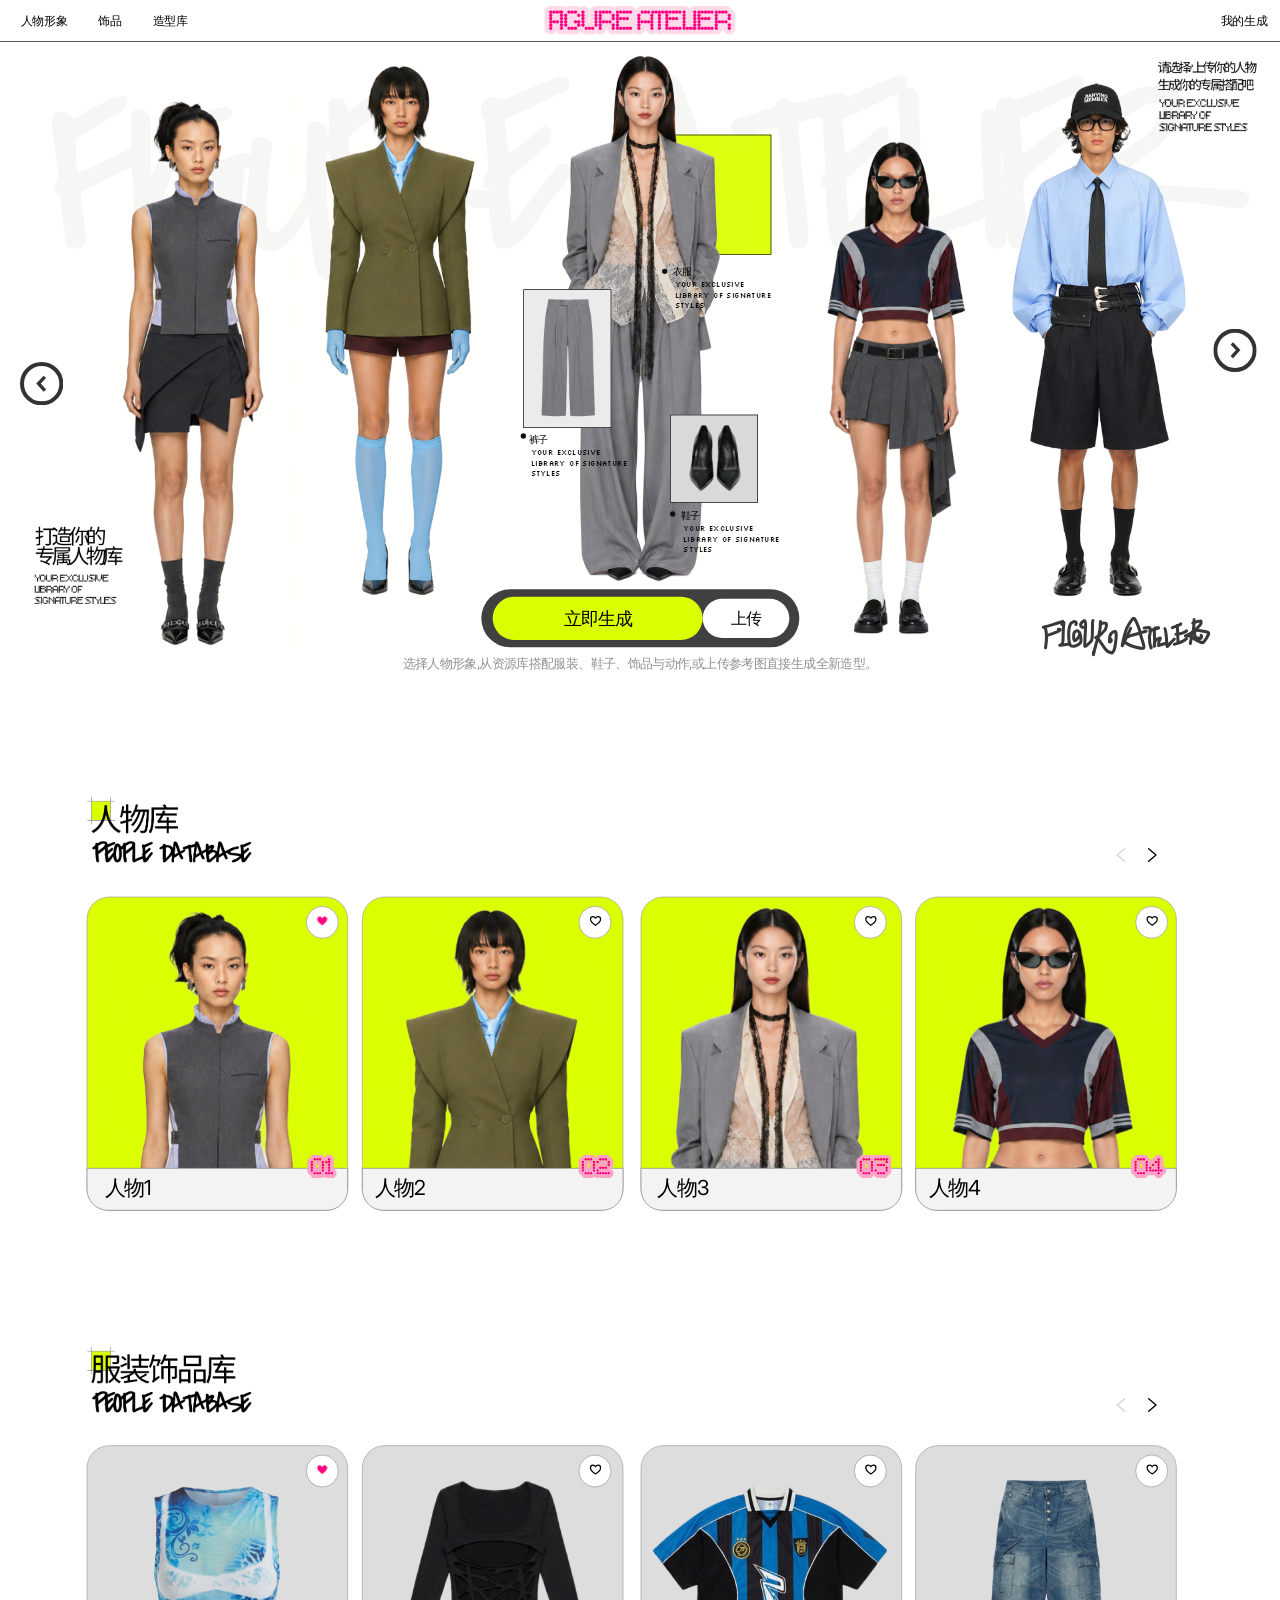
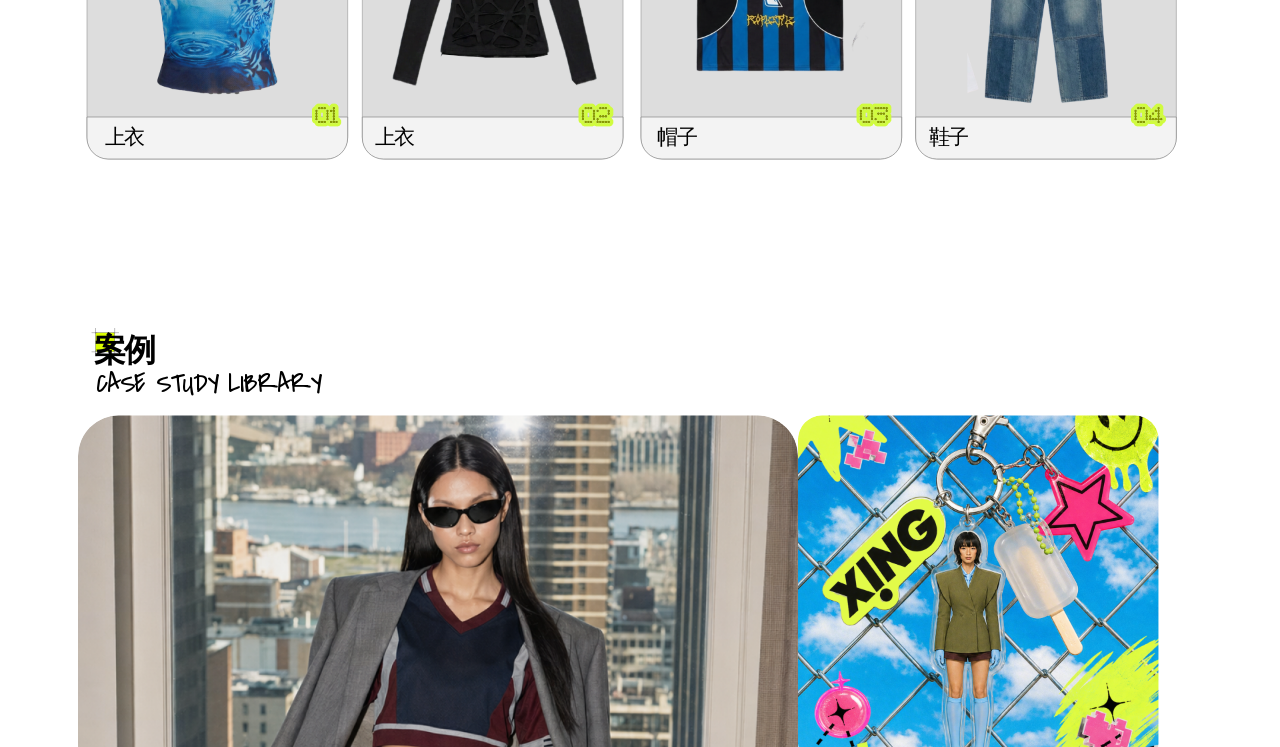
<file: index.html>
<!DOCTYPE html>
<html lang="zh-CN">
<head>
    <meta charset="UTF-8">
    <meta name="viewport" content="width=device-width, initial-scale=1.0">
    <title>FIGURE ATELIER — 人形换装工作室</title>
    <link rel="canonical" href="atelier.html">
    <meta http-equiv="refresh" content="0; url=atelier.html">
    <style>
        html, body { margin: 0; height: 100%; background: #FAFAFA; }
        body { display: flex; align-items: center; justify-content: center;
               font-family: 'PingFang SC', sans-serif; letter-spacing: -0.09em; }
        a { color: #FF007F; text-decoration: none; font-size: 20px; }
    </style>
</head>
<body>
    <a href="atelier.html">进入 FIGURE ATELIER →</a>
</body>
</html>
</file>
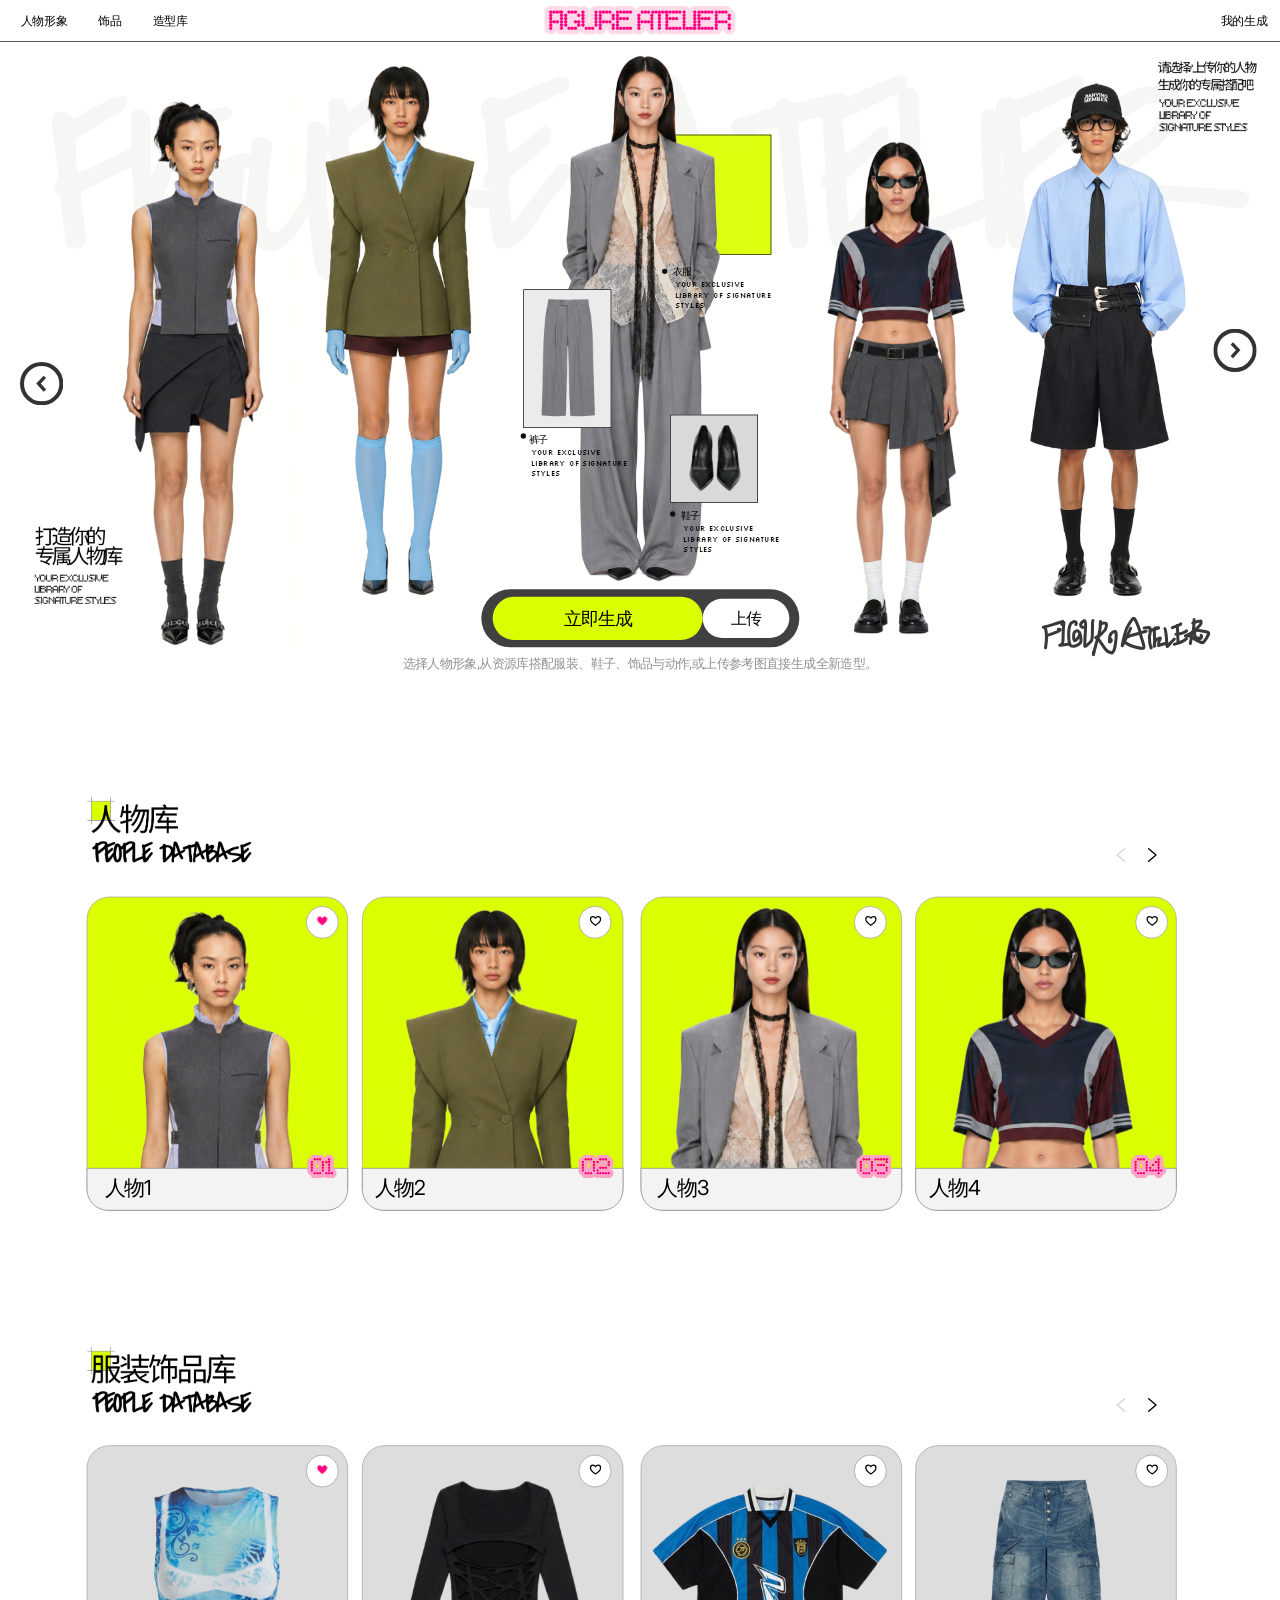
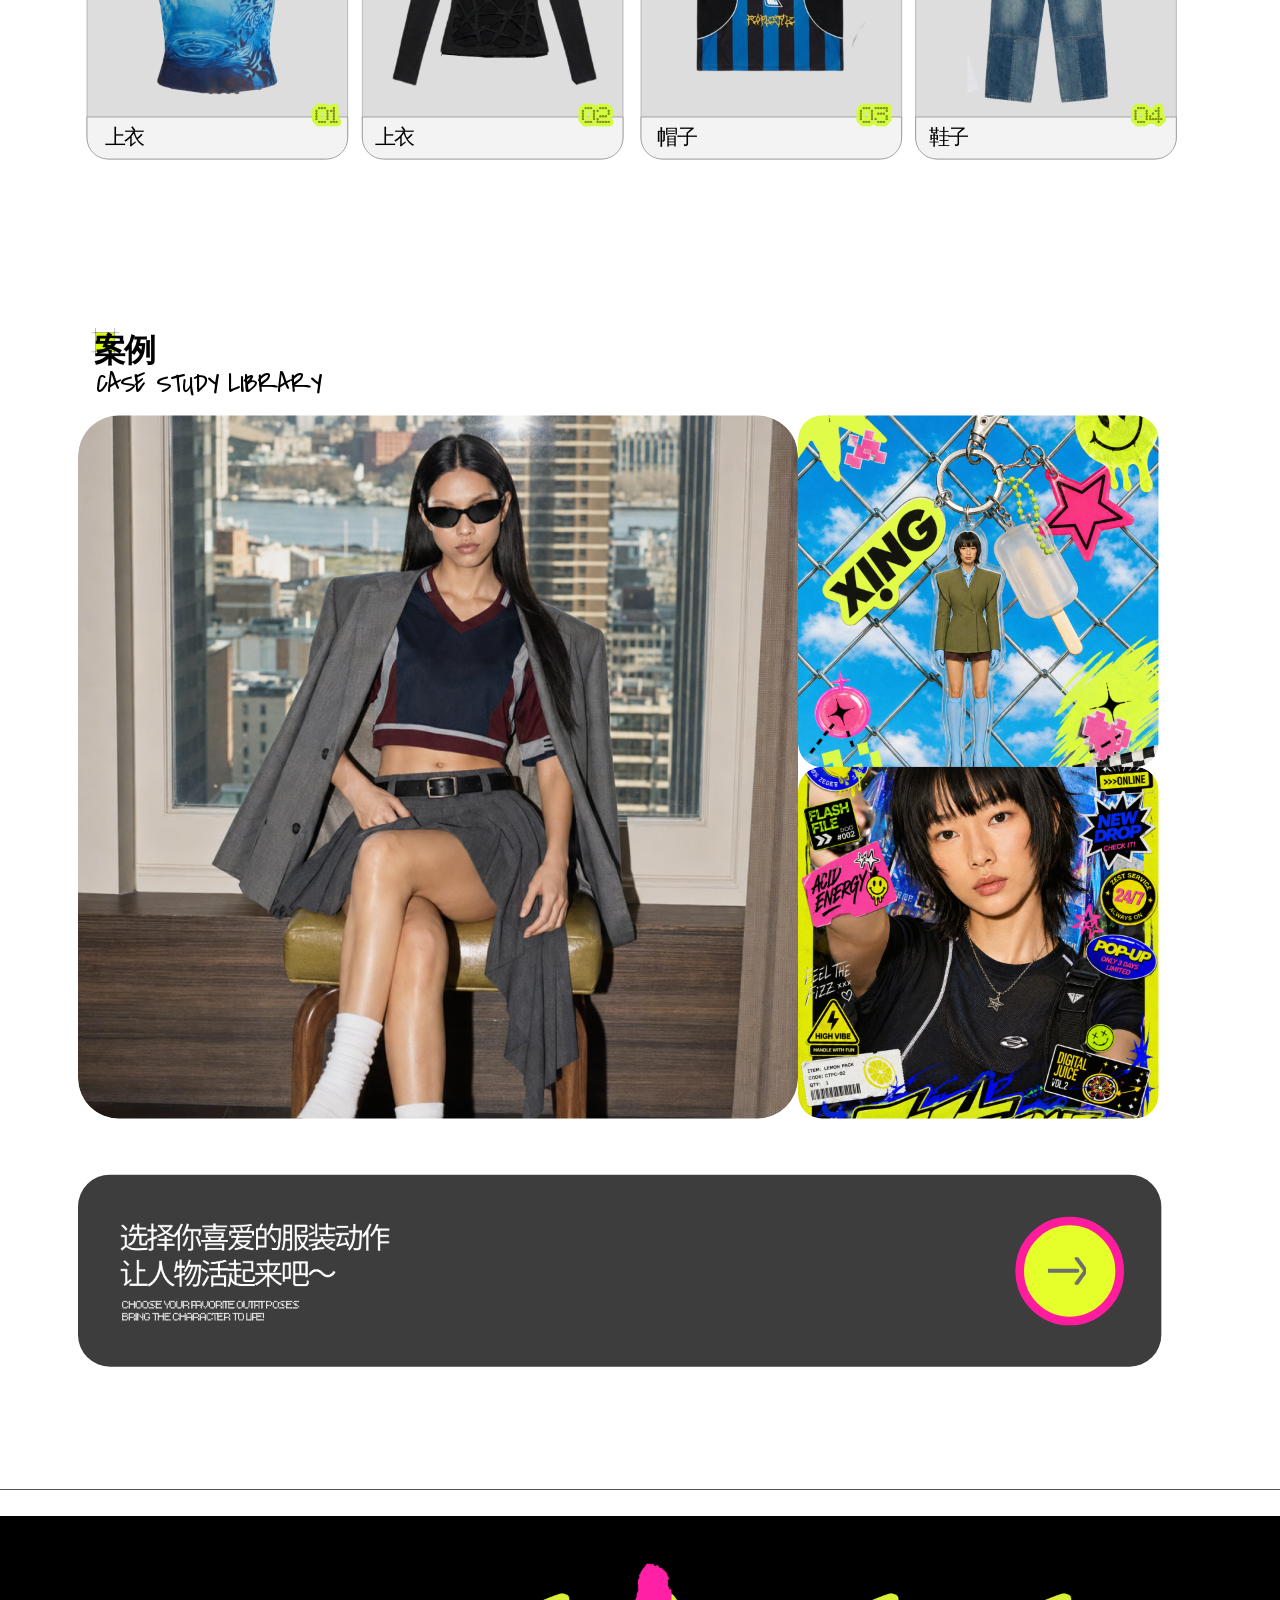
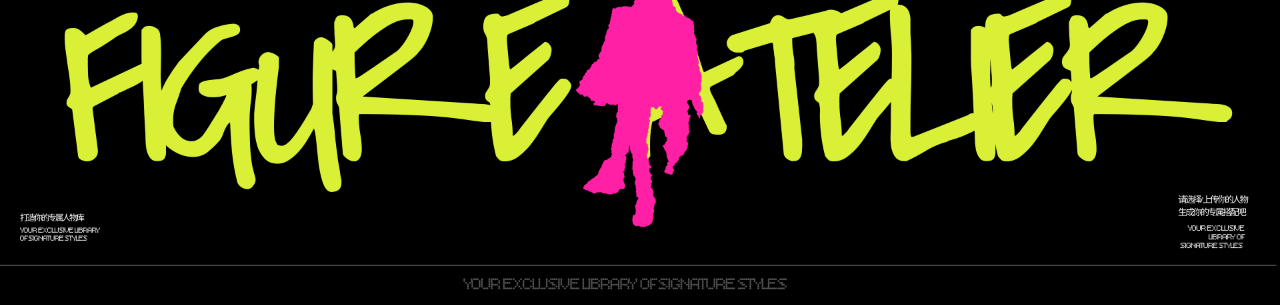
<file: atelier.html>
<!DOCTYPE html>
<html lang="zh-CN">
<head>
    <meta charset="UTF-8">
    <meta name="viewport" content="width=device-width, initial-scale=1.0">
    <title>人形换装工作室 — FIGURE ATELIER</title>
    <link rel="preconnect" href="https://fonts.googleapis.com">
    <link rel="preconnect" href="https://fonts.gstatic.com" crossorigin>
    <link href="https://fonts.googleapis.com/css2?family=Covered+By+Your+Grace&family=Silkscreen:wght@400;700&family=Inter:wght@400;500&display=swap" rel="stylesheet">
    <link rel="stylesheet" href="home.css?v=8">
</head>
<body>

<div class="stage" id="stage">
  <div class="canvas" id="canvas">

    <!-- ===== Hero 背景水印 ===== -->
    <img class="hero-watermark" src="images/figma-home/hero_watermark.png" style="left:78px;top:108px;width:1795.5px;height:312.5px" alt="">

    <!-- ===== 顶部导航 ===== -->
    <div class="nav-line"></div>
    <a class="nav-link" style="left:31px" href="#people">人物形象</a>
    <a class="nav-link" style="left:147px" href="#accessories">饰品</a>
    <a class="nav-link" style="left:229px" href="studio.html?lib=outfit">造型库</a>
    <img class="nav-logo-img" src="images/figma-home/nav_logo.png" alt="FIGURE ATELIER">
    <a class="nav-link" style="left:1831px" href="studio.html">我的生成</a>

    <!-- ===== Hero ===== -->
    <div class="hero-acid-block"></div>

    <a class="hero-model" style="left:125px;top:110px;width:313px;height:895px" href="studio.html?look=C1">
      <img src="images/figma-home/hero_1.png" alt="人物形象 1">
    </a>
    <a class="hero-model" style="left:431px;top:58px;width:319px;height:912px" href="studio.html?look=C3">
      <img src="images/figma-home/hero_2.png" alt="人物形象 2">
    </a>
    <a class="hero-model" style="left:816px;top:48px;width:301px;height:862px" href="studio.html?look=C5">
      <img src="images/figma-home/hero_3.png" alt="人物形象 3">
    </a>
    <a class="hero-model" style="left:1210px;top:180px;width:281px;height:802px" href="studio.html?look=C4">
      <img src="images/figma-home/hero_4.png" alt="人物形象 4">
    </a>
    <a class="hero-model" style="left:1518px;top:124px;width:262px;height:771px" href="studio.html?look=C2">
      <img src="images/figma-home/hero_5.png" alt="人物形象 5">
    </a>

    <!-- 装饰标签图 -->
    <img class="tag-img" style="left:1737px;top:92px;width:148px;height:104.5px" src="images/figma-home/tag_right_top.png" alt="">
    <img class="tag-img" style="left:52px;top:790px;width:132px;height:116px" src="images/figma-home/tag_left_bottom.png" alt="">

    <!-- 标注：衣服 -->
    <span class="callout-dot" style="left:993px;top:403px"></span>
    <p class="note cn" style="left:1009px;top:398px">衣服</p>
    <p class="note small" style="left:1012px;top:420px;width:145px">Your exclusive library of signature styles</p>

    <!-- 标注：裤子（长裤框） -->
    <div class="callout-box" style="left:785px;top:434px;width:132px;height:208px;background:#EBEBEB">
      <img class="callout-item" style="left:21px;top:5px;width:89.7px;height:192px" src="images/figma-home/acc_long.png" alt="裤子">
    </div>
    <span class="callout-dot" style="left:781px;top:650px"></span>
    <p class="note cn" style="left:793px;top:650px">裤子</p>
    <p class="note small" style="left:796px;top:672px;width:145px">Your exclusive library of signature styles</p>

    <!-- 标注：鞋子（高跟框） -->
    <div class="callout-box" style="left:1005px;top:622px;width:132px;height:132px;background:#D9D9D9">
      <img class="callout-item" style="left:17px;top:15px;width:99px;height:101px" src="images/figma-home/acc_square.png" alt="鞋子">
    </div>
    <span class="callout-dot" style="left:1005px;top:767px"></span>
    <p class="note cn" style="left:1022px;top:764px">鞋子</p>
    <p class="note small" style="left:1025px;top:786px;width:145px">Your exclusive library of signature styles</p>

    <!-- 圆形切换箭头 -->
    <button class="hero-arrow" style="left:30px;top:543px" aria-label="上一位"><img src="images/webdesign/arrow-left.svg" alt=""></button>
    <button class="hero-arrow" style="left:1820px;top:493px" aria-label="下一位"><img src="images/webdesign/arrow-right.svg" alt=""></button>

    <!-- 手绘签名 -->
    <img class="hero-scribble" src="images/figma-home/hero_sign.svg" alt="FIGURE ATELIER">

    <!-- 立即生成 / 上传 -->
    <div class="pill">
      <a class="pill-gen" href="studio.html">立即生成</a>
      <a class="pill-up" href="studio.html">上传</a>
    </div>

    <!-- 副标题 -->
    <p class="hero-sub">选择人物形象,从资源库搭配服装、鞋子、饰品与动作,或上传参考图直接生成全新造型。</p>

    <!-- ===== 人物库 ===== -->
    <img class="sec-title-img" id="people" src="images/figma-home/title_people.png" style="left:131px;top:1195px;width:245.5px;height:99px" alt="人物库 People Database">
    <svg class="sec-chevron" style="left:1673px;top:1271px" width="16" height="23" viewBox="0 0 16 23"><path d="M14 2L3 11.5L14 21" fill="none" stroke="#D4D4D4" stroke-width="2" stroke-linecap="round" stroke-linejoin="round"/></svg>
    <svg class="sec-chevron" style="left:1721px;top:1271px" width="16" height="23" viewBox="0 0 16 23"><path d="M2 2L13 11.5L2 21" fill="none" stroke="#000000" stroke-width="2" stroke-linecap="round" stroke-linejoin="round"/></svg>

    <a class="p-card" style="left:130px;top:1345.1px" href="studio.html?look=C1">
      <span class="p-card-bg"></span>
      <img class="p-card-img" style="left:0" src="images/figma-home/card_1.png" alt="人物1">
      <span class="p-card-hole" style="left:329px;top:14px"></span>
      <svg class="p-card-heart" style="left:342.7px;top:27.7px" width="20.6" height="16.7" viewBox="0 0 22 18"><path d="M11 16.2C11 16.2 2.8 11.2 2.8 6.1C2.8 3.6 4.7 1.9 7 1.9C8.6 1.9 10.1 2.9 11 4.5C11.9 2.9 13.4 1.9 15 1.9C17.3 1.9 19.2 3.6 19.2 6.1C19.2 11.2 11 16.2 11 16.2Z" fill="#FF007F" stroke="#FDA3C6" stroke-width="1.6" stroke-linejoin="round"/></svg>
      <span class="p-card-foot"></span>
      <span class="p-card-name" style="left:27px">人物1</span>
      <img class="p-card-no" style="left:329px;width:48.4px" src="images/figma-home/num_p_01.svg" alt="01">
    </a>
    <a class="p-card" style="left:543px;top:1345.1px" href="studio.html?look=C3">
      <span class="p-card-bg"></span>
      <img class="p-card-img" style="left:0" src="images/figma-home/card_2.png" alt="人物2">
      <span class="p-card-hole" style="left:325px;top:14px"></span>
      <svg class="p-card-heart" style="left:339.7px;top:27.7px" width="20.6" height="16.7" viewBox="0 0 22 18"><path d="M11 16.2C11 16.2 2.8 11.2 2.8 6.1C2.8 3.6 4.7 1.9 7 1.9C8.6 1.9 10.1 2.9 11 4.5C11.9 2.9 13.4 1.9 15 1.9C17.3 1.9 19.2 3.6 19.2 6.1C19.2 11.2 11 16.2 11 16.2Z" fill="none" stroke="#000000" stroke-width="2" stroke-linejoin="round"/></svg>
      <span class="p-card-foot"></span>
      <span class="p-card-name" style="left:19px">人物2</span>
      <img class="p-card-no" style="left:321px;width:60.1px" src="images/figma-home/num_p_02.svg" alt="02">
    </a>
    <a class="p-card" style="left:961px;top:1345.1px" href="studio.html?look=C5">
      <span class="p-card-bg"></span>
      <img class="p-card-img" style="left:12px" src="images/figma-home/card_3.png" alt="人物3">
      <span class="p-card-hole" style="left:320px;top:14px"></span>
      <svg class="p-card-heart" style="left:334.7px;top:27.7px" width="20.6" height="16.7" viewBox="0 0 22 18"><path d="M11 16.2C11 16.2 2.8 11.2 2.8 6.1C2.8 3.6 4.7 1.9 7 1.9C8.6 1.9 10.1 2.9 11 4.5C11.9 2.9 13.4 1.9 15 1.9C17.3 1.9 19.2 3.6 19.2 6.1C19.2 11.2 11 16.2 11 16.2Z" fill="none" stroke="#000000" stroke-width="2" stroke-linejoin="round"/></svg>
      <span class="p-card-foot"></span>
      <span class="p-card-name" style="left:25px">人物3</span>
      <img class="p-card-no" style="left:320px;width:60.1px" src="images/figma-home/num_p_03.svg" alt="03">
    </a>
    <a class="p-card" style="left:1373px;top:1345.1px" href="studio.html?look=C4">
      <span class="p-card-bg"></span>
      <img class="p-card-img" style="left:16px" src="images/figma-home/card_4.png" alt="人物4">
      <span class="p-card-hole" style="left:330px;top:14px"></span>
      <svg class="p-card-heart" style="left:344.7px;top:27.7px" width="20.6" height="16.7" viewBox="0 0 22 18"><path d="M11 16.2C11 16.2 2.8 11.2 2.8 6.1C2.8 3.6 4.7 1.9 7 1.9C8.6 1.9 10.1 2.9 11 4.5C11.9 2.9 13.4 1.9 15 1.9C17.3 1.9 19.2 3.6 19.2 6.1C19.2 11.2 11 16.2 11 16.2Z" fill="none" stroke="#000000" stroke-width="2" stroke-linejoin="round"/></svg>
      <span class="p-card-foot"></span>
      <span class="p-card-name" style="left:20px">人物4</span>
      <img class="p-card-no" style="left:320px;width:60.1px" src="images/figma-home/num_p_04.svg" alt="04">
    </a>

    <!-- ===== 服装饰品库 ===== -->
    <img class="sec-title-img" id="accessories" src="images/figma-home/title_accessory.png" style="left:131px;top:2020px;width:245.5px;height:99px" alt="服装饰品库">
    <svg class="sec-chevron" style="left:1673px;top:2096px" width="16" height="23" viewBox="0 0 16 23"><path d="M14 2L3 11.5L14 21" fill="none" stroke="#D4D4D4" stroke-width="2" stroke-linecap="round" stroke-linejoin="round"/></svg>
    <svg class="sec-chevron" style="left:1721px;top:2096px" width="16" height="23" viewBox="0 0 16 23"><path d="M2 2L13 11.5L2 21" fill="none" stroke="#000000" stroke-width="2" stroke-linecap="round" stroke-linejoin="round"/></svg>

    <a class="p-card grey" style="left:130px;top:2168.1px" href="studio.html?lib=outfit">
      <span class="p-card-bg"></span>
      <img class="p-card-img" style="left:27px;top:35.9px;width:337px;height:399px;object-fit:fill" src="images/figma-home/cloth_1.png" alt="上衣">
      <span class="p-card-hole" style="left:329px;top:13.9px"></span>
      <svg class="p-card-heart" style="left:342.7px;top:27.7px" width="20.6" height="16.7" viewBox="0 0 22 18"><path d="M11 16.2C11 16.2 2.8 11.2 2.8 6.1C2.8 3.6 4.7 1.9 7 1.9C8.6 1.9 10.1 2.9 11 4.5C11.9 2.9 13.4 1.9 15 1.9C17.3 1.9 19.2 3.6 19.2 6.1C19.2 11.2 11 16.2 11 16.2Z" fill="#FF007F" stroke="#FDA3C6" stroke-width="1.6" stroke-linejoin="round"/></svg>
      <span class="p-card-foot"></span>
      <span class="p-card-name" style="left:27px">上衣</span>
      <img class="p-card-no" style="left:336px;width:48.4px" src="images/figma-home/num_g_01.svg" alt="01">
    </a>
    <a class="p-card grey" style="left:543px;top:2168.1px" href="studio.html?lib=outfit">
      <span class="p-card-bg"></span>
      <img class="p-card-img" style="left:30px;top:49.9px;width:344.6px;height:324px;object-fit:fill" src="images/figma-home/cloth_2_mask.png" alt="上衣">
      <span class="p-card-hole" style="left:325px;top:13.9px"></span>
      <svg class="p-card-heart" style="left:339.7px;top:27.7px" width="20.6" height="16.7" viewBox="0 0 22 18"><path d="M11 16.2C11 16.2 2.8 11.2 2.8 6.1C2.8 3.6 4.7 1.9 7 1.9C8.6 1.9 10.1 2.9 11 4.5C11.9 2.9 13.4 1.9 15 1.9C17.3 1.9 19.2 3.6 19.2 6.1C19.2 11.2 11 16.2 11 16.2Z" fill="none" stroke="#000000" stroke-width="2" stroke-linejoin="round"/></svg>
      <span class="p-card-foot"></span>
      <span class="p-card-name" style="left:19px">上衣</span>
      <img class="p-card-no" style="left:321px;width:60.1px" src="images/figma-home/num_g_02.svg" alt="02">
    </a>
    <a class="p-card grey" style="left:961px;top:2168.1px" href="studio.html?lib=accessory">
      <span class="p-card-bg"></span>
      <img class="p-card-img" style="left:2px;top:27.9px;width:367px;height:330px;object-fit:fill" src="images/figma-home/cloth_3.png" alt="帽子">
      <span class="p-card-hole" style="left:320px;top:13.9px"></span>
      <svg class="p-card-heart" style="left:334.7px;top:27.7px" width="20.6" height="16.7" viewBox="0 0 22 18"><path d="M11 16.2C11 16.2 2.8 11.2 2.8 6.1C2.8 3.6 4.7 1.9 7 1.9C8.6 1.9 10.1 2.9 11 4.5C11.9 2.9 13.4 1.9 15 1.9C17.3 1.9 19.2 3.6 19.2 6.1C19.2 11.2 11 16.2 11 16.2Z" fill="none" stroke="#000000" stroke-width="2" stroke-linejoin="round"/></svg>
      <span class="p-card-foot"></span>
      <span class="p-card-name" style="left:25px">帽子</span>
      <img class="p-card-no" style="left:320px;width:60.1px" src="images/figma-home/num_g_03.svg" alt="03">
    </a>
    <a class="p-card grey" style="left:1373px;top:2168.1px" href="studio.html?lib=accessory">
      <span class="p-card-bg"></span>
      <img class="p-card-img" style="left:78px;top:27.9px;width:238px;height:368px;object-fit:fill" src="images/figma-home/cloth_4.png" alt="鞋子">
      <span class="p-card-hole" style="left:330px;top:13.9px"></span>
      <svg class="p-card-heart" style="left:344.7px;top:27.7px" width="20.6" height="16.7" viewBox="0 0 22 18"><path d="M11 16.2C11 16.2 2.8 11.2 2.8 6.1C2.8 3.6 4.7 1.9 7 1.9C8.6 1.9 10.1 2.9 11 4.5C11.9 2.9 13.4 1.9 15 1.9C17.3 1.9 19.2 3.6 19.2 6.1C19.2 11.2 11 16.2 11 16.2Z" fill="none" stroke="#000000" stroke-width="2" stroke-linejoin="round"/></svg>
      <span class="p-card-foot"></span>
      <span class="p-card-name" style="left:20px">鞋子</span>
      <img class="p-card-no" style="left:320px;width:60.1px" src="images/figma-home/num_g_04.svg" alt="04">
    </a>

    <!-- ===== 案例 ===== -->
    <img class="sec-marker" src="images/webdesign/marker-square-3.svg" style="left:137px;top:2892px" alt="">
    <h2 class="sec-title" style="left:141px;top:2897px">案例</h2>
    <p class="sec-subtitle" style="left:144px;top:2947px">CASE STUDY LIBRARY</p>

    <a class="case-img" style="left:117px;top:3023px;width:1080px;height:1055px;border-radius:61px" href="studio.html">
      <img src="images/figma-home/case_big.png" alt="案例：室内造型">
    </a>
    <a class="case-img" style="left:1197px;top:3023px;width:541px;height:528px;border-radius:36px" href="studio.html">
      <img src="images/figma-home/case_s1.png" alt="案例：贴纸拼贴 1">
    </a>
    <a class="case-img" style="left:1197px;top:3550px;width:541px;height:528px;border-radius:36px" href="studio.html">
      <img src="images/figma-home/case_s2.png" alt="案例：贴纸拼贴 2">
    </a>

    <!-- ===== CTA 行动条 ===== -->
    <a class="cta-band" href="studio.html" aria-label="立即生成"></a>
    <img class="cta-text-img" src="images/figma-home/cta_text.png" alt="选择你喜爱的服装动作，让人物活起来吧～">
    <span class="cta-circle"></span>
    <svg class="cta-arrow" width="57.5" height="40.5" viewBox="0 0 57.5 40.5"><path d="M1 20.25 H44 M43 1.5 L56.5 20.25 L43 39" fill="none" stroke="#6E6E6E" stroke-width="6" stroke-linecap="round" stroke-linejoin="round"/></svg>

    <!-- ===== 页脚 ===== -->
    <div class="foot-line"></div>
    <img class="foot-img" src="images/figma-home/footer_full.png" alt="FIGURE ATELIER — Your exclusive library of signature styles">

  </div>
</div>

<script>
(function () {
    var stage = document.getElementById('stage');
    var canvas = document.getElementById('canvas');
    var DESIGN_W = 1920;
    var DESIGN_H = 5258;
    function fit() {
        var s = Math.min(1, window.innerWidth / DESIGN_W);
        canvas.style.transform = 'scale(' + s + ')';
        stage.style.height = (DESIGN_H * s) + 'px';
        return s;
    }
    window.addEventListener('resize', fit);
    fit();

    document.querySelectorAll('a[href^="#"]').forEach(function (a) {
        a.addEventListener('click', function (e) {
            var target = document.querySelector(a.getAttribute('href'));
            if (!target) return;
            e.preventDefault();
            var s = Math.min(1, window.innerWidth / DESIGN_W);
            window.scrollTo({ top: target.offsetTop * s - 10 * s, behavior: 'smooth' });
        });
    });
})();
</script>

</body>
</html>
</file>
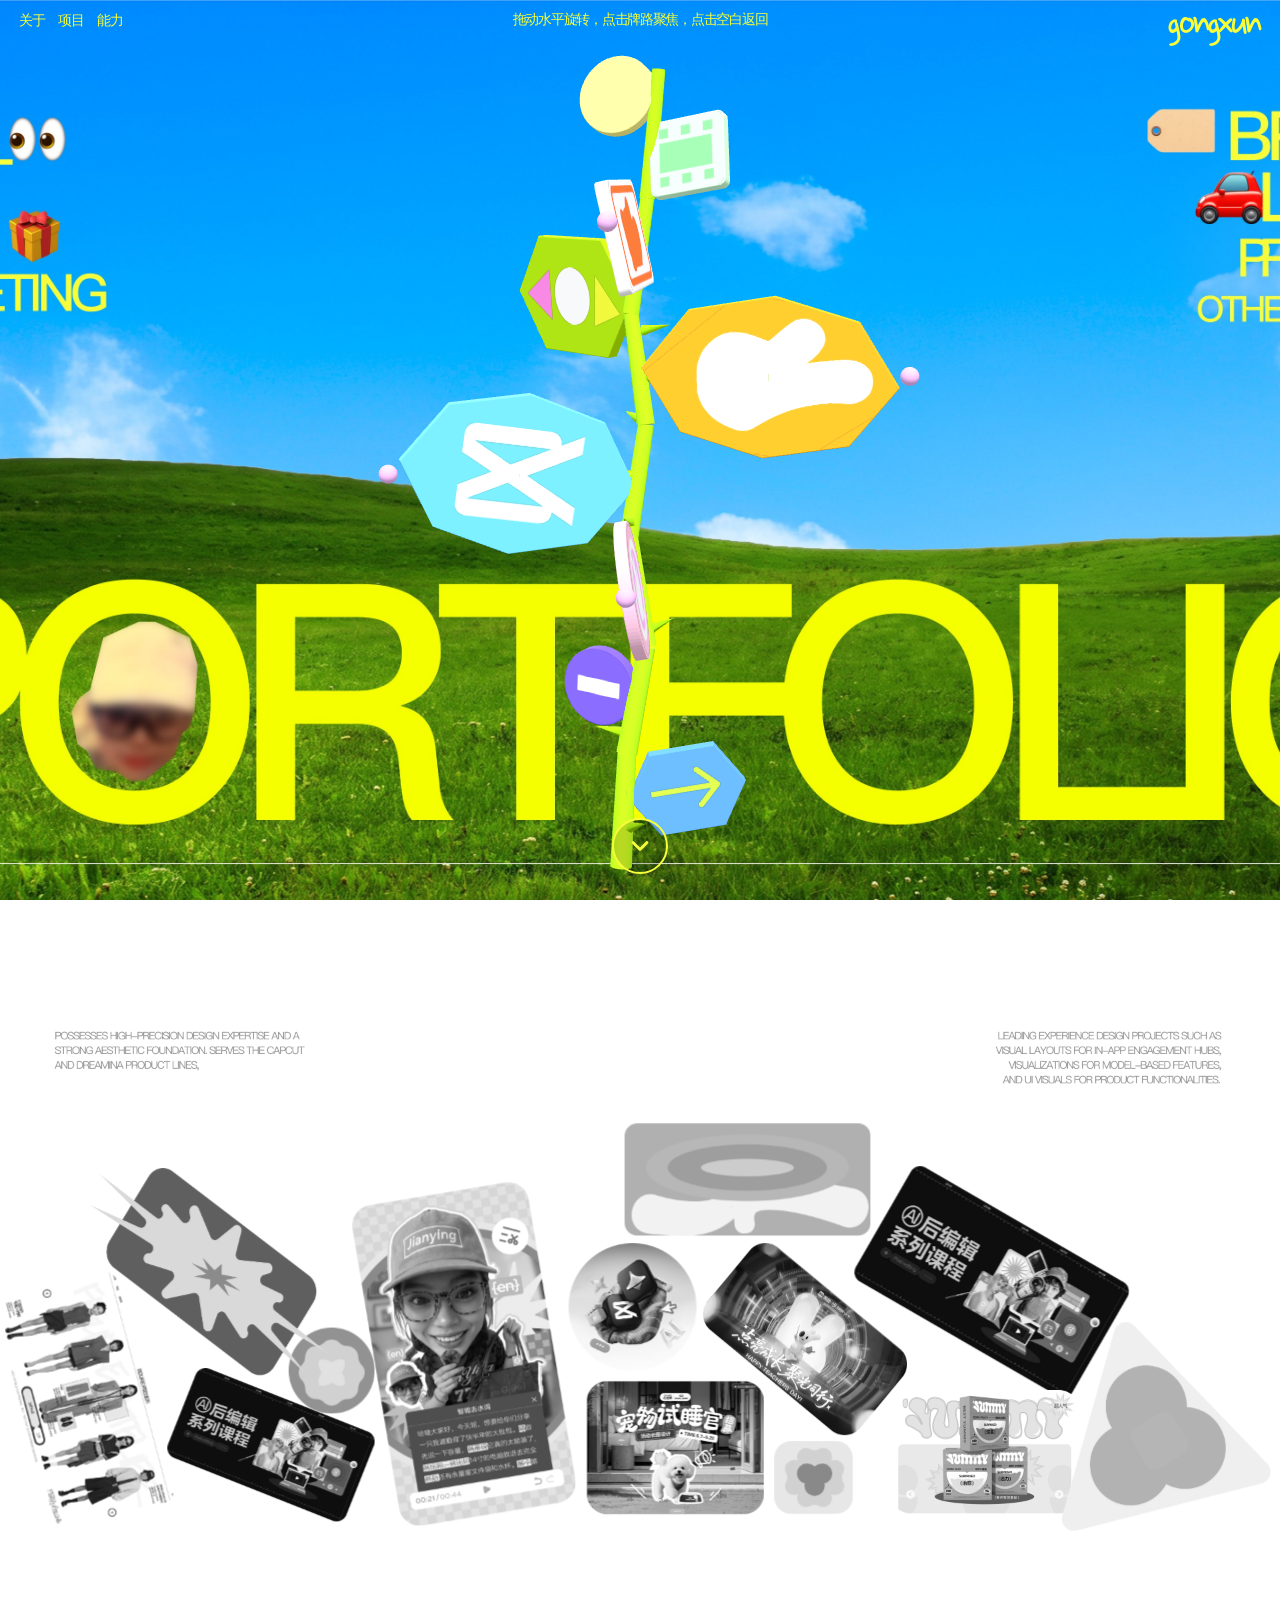
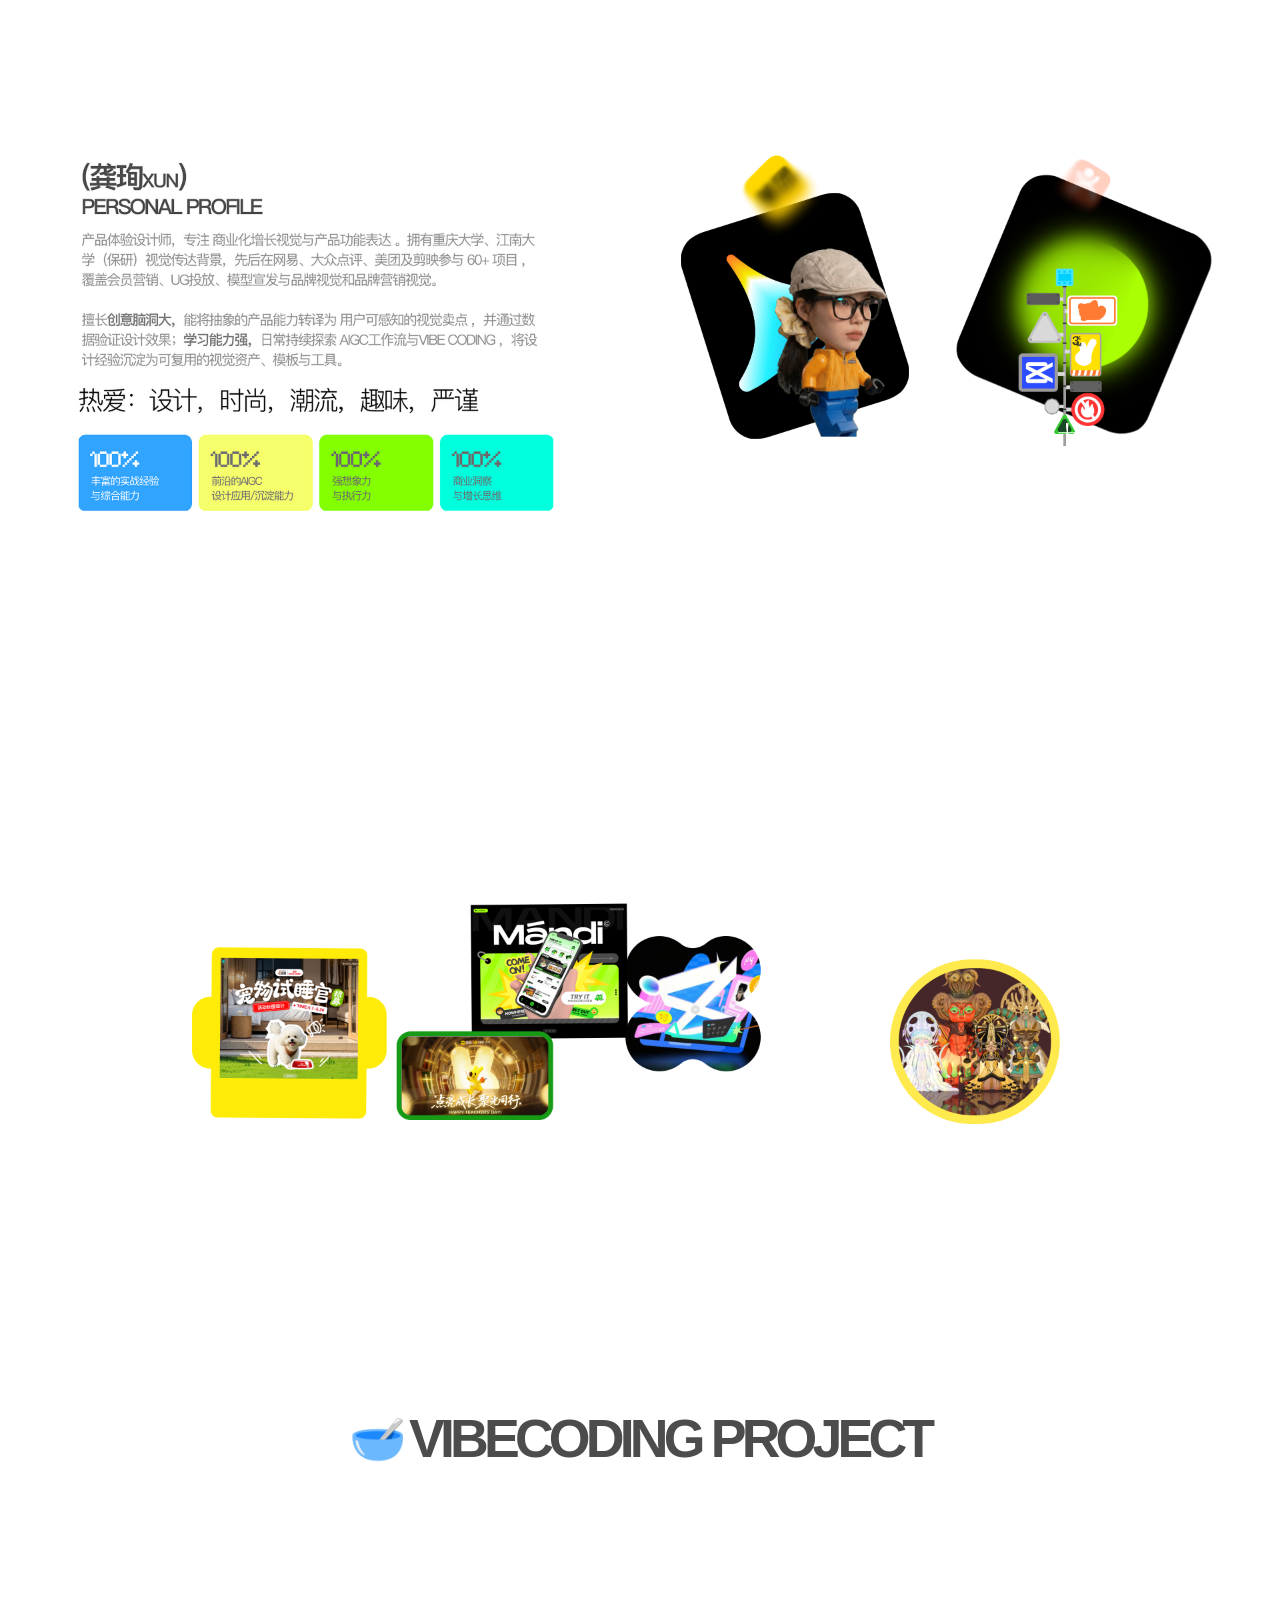
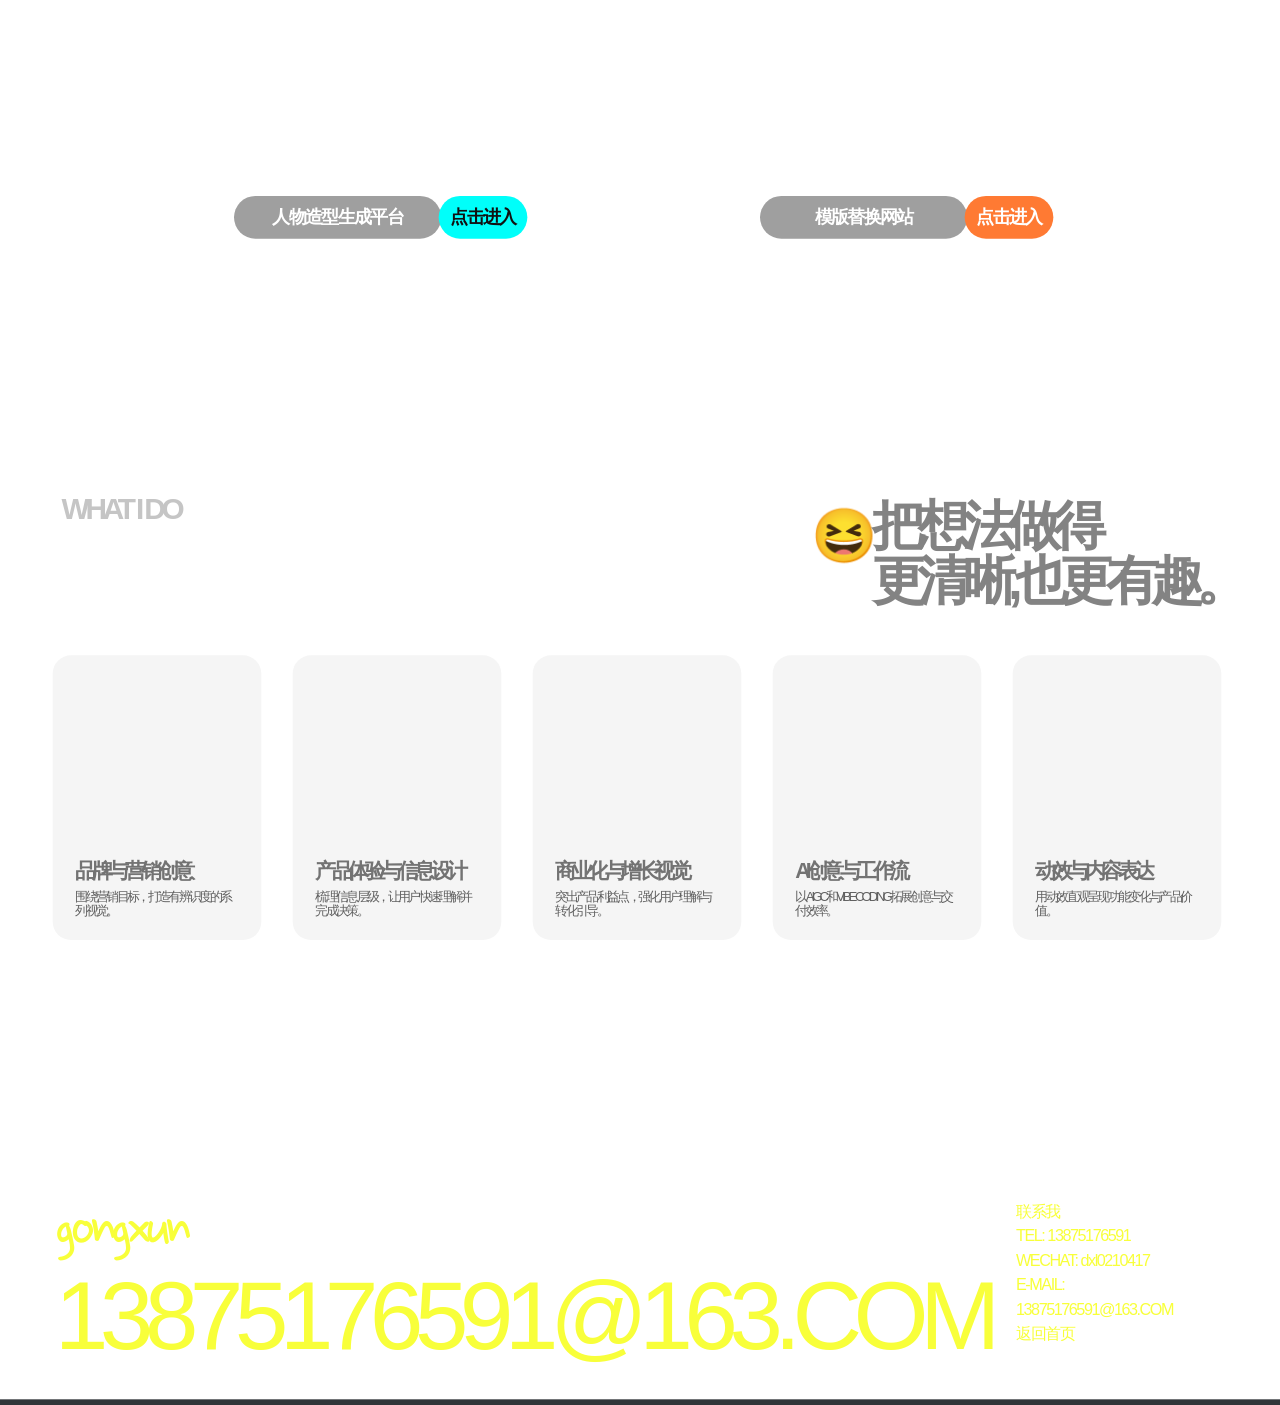
<file: portfolio.html>
<!doctype html>
<html lang="zh-CN">
<head>
<meta charset="UTF-8">
<meta name="viewport" content="width=device-width,initial-scale=1,maximum-scale=1,user-scalable=no">
<meta http-equiv="Cache-Control" content="no-store,no-cache,must-revalidate">
<title>gongxun · PORTFOLIO</title>
<link rel="preconnect" href="https://fonts.googleapis.com">
<link rel="preconnect" href="https://fonts.gstatic.com" crossorigin>
<link rel="preload" as="image" href="images/figma-home/portfolio-bg.jpg" fetchpriority="high">
<link href="https://fonts.googleapis.com/css2?family=Nanum+Pen+Script&display=swap" rel="stylesheet">
<style>
*{box-sizing:border-box;margin:0;padding:0}
html,body{width:100%;overflow-x:hidden;background:#fff}
html{scrollbar-width:none}
html::-webkit-scrollbar{display:none}
body{font-family:"PingFang SC","PingFang TC",-apple-system,sans-serif;color:#F8FF3A}
.hero{position:relative;width:100vw;height:100vh;height:100dvh;overflow:hidden;background:#099ff2}
.bg-full{position:absolute;inset:-1px;z-index:0;background:url('images/figma-home/portfolio-bg.jpg') center/cover no-repeat;transition:filter .6s ease,transform .6s ease}
body.detail-on .bg-full{filter:blur(18px) saturate(1.15);transform:scale(1.12)}
#stage3d{position:absolute;inset:0;z-index:1;display:block;width:100%;height:100%;touch-action:none;cursor:grab}
#stage3d:active{cursor:grabbing}
.board{position:absolute;left:50%;top:0;width:1920px;height:1002px;transform:translateX(-50%);transform-origin:top center;z-index:2;pointer-events:none}
.nav{position:absolute;left:29px;top:15px;display:flex;gap:20px;pointer-events:auto}
.nav a{font-size:20.7px;letter-spacing:-0.09em;line-height:29px;color:#F8FF3A;text-decoration:none;cursor:pointer;font-weight:400}
.nav a:hover{text-decoration:underline;text-underline-offset:4px}
.hint{position:absolute;left:50%;top:14px;transform:translateX(-50%);font-size:21.2px;letter-spacing:-0.09em;line-height:30px;white-space:nowrap;color:#F8FF3A}
.logo{position:absolute;right:32px;top:0;font-family:'Nanum Pen Script',cursive;font-size:66px;line-height:76px;letter-spacing:-0.09em;color:#F8FF3A}
.scroll-arrow{position:absolute;left:50%;bottom:26px;transform:translateX(-50%);z-index:5;width:56px;height:56px;border-radius:50%;border:2.5px solid #F8FF3A;color:#F8FF3A;background:rgba(0,0,0,.15);display:flex;align-items:center;justify-content:center;cursor:pointer;pointer-events:auto;transition:opacity .45s ease;animation:arrowBob 1.7s ease-in-out infinite}
.scroll-arrow svg{width:28px;height:28px}
.scroll-arrow:hover{background:rgba(248,255,58,.2)}
@keyframes arrowBob{0%,100%{transform:translateX(-50%) translateY(0)}50%{transform:translateX(-50%) translateY(9px)}}
.detail-panel{position:fixed;z-index:3;top:22%;pointer-events:none;opacity:0;transition:opacity .5s ease .18s,transform .5s ease .18s}
.detail-panel.side-r{right:3.5%;width:39%;text-align:left;transform:translateX(40px)}
.detail-panel.side-l{left:3.5%;width:39%;text-align:left;transform:translateX(-40px)}
body.detail-on .detail-panel{opacity:1;transform:none}
.dt{font-size:min(32px,1.67vw);font-weight:600;color:#fff;letter-spacing:-0.06em;line-height:1.4;text-shadow:0 2px 18px rgba(0,40,80,.45)}
.dm{margin-top:.8em;font-size:min(19px,.99vw);line-height:1.5;color:rgba(255,255,255,.9);letter-spacing:-0.04em;text-shadow:0 2px 14px rgba(0,40,80,.4)}
.db{font-size:min(19px,.99vw);line-height:1.65;color:rgba(255,255,255,.96);letter-spacing:-0.03em;margin-top:.5em;text-shadow:0 2px 14px rgba(0,40,80,.45)}
.lower{position:relative;width:100%;overflow:hidden;background:#fff}
.lower-inner{position:absolute;left:50%;top:0;width:1920px;height:5558px;transform:translateX(-50%);transform-origin:top center}
.lower-inner img{position:absolute;display:block;user-select:none;-webkit-user-drag:none}
.sec1{top:0;left:-3px;width:1920px;height:2394px}
.sec2{top:1821px;left:-14px;width:1941px;height:1552px}
.grass{top:3950px;left:-61px;width:2107px;height:999px}
.wcard{position:absolute;top:4433px;width:313px;height:427px;background:#f5f5f5;border-radius:27.5px}
.wc1{left:79px}.wc2{left:439px}.wc3{left:799px}.wc4{left:1159px}.wc5{left:1519px}
.wcard .f1{left:41px;top:39px;width:229px;height:229px}
.wcard .f2a{left:41px;top:39px;width:229px;height:229px}
.wcard .f2b{left:48px;top:46px;width:215px;height:215px}
.wcard .f3b{left:44px;top:43px;width:225px;height:225px}
.wcard .f3a{left:44px;top:32px;width:229px;height:229px}
.wcard .f4{left:37px;top:39px;width:238px;height:228px}
.wcard .f5a{left:44px;top:43px;width:225px;height:225px}
.wcard .f5b{left:55px;top:55px;width:202px;height:202px}
.wc-title{position:absolute;left:34px;top:307px;font-weight:600;font-size:31.8px;line-height:33px;letter-spacing:-7.3px;color:#737373;white-space:nowrap}
.wc-desc{position:absolute;left:34px;top:351px;width:244px;font-weight:300;font-size:19.8px;line-height:20.5px;letter-spacing:-4.5px;color:#606060}
.foot{position:absolute;left:-31px;top:5144px;width:1982px;height:693px;overflow:hidden}
.foot>img{left:0;top:0;width:1982px;height:693px}
.foot::after{content:"";position:absolute;left:0;top:405px;width:100%;height:9px;background:#303438;z-index:2}
.foot-gx{position:absolute;left:113px;top:100px;font-family:'Nanum Pen Script',cursive;font-weight:400;font-size:94.5px;line-height:109px;letter-spacing:-8.5px;color:#F8FF3A}
.foot-contact{position:absolute;left:1555px;top:105px;width:308px;font-weight:400;font-size:24.3px;line-height:36.8px;letter-spacing:-2.2px;color:#F8FF3A;white-space:pre-line;text-align:left}
.foot-email{position:absolute;left:113px;top:170px;font-weight:400;font-size:144.8px;line-height:218.7px;letter-spacing:-13px;color:#F8FF3A;white-space:nowrap;text-transform:uppercase}
.profile-composition{position:absolute;left:0;top:1200px;width:1920px;height:700px;overflow:hidden;background:#fff;z-index:4;color:#969696}
.profile-copy-img{position:absolute;left:117px;top:84px;width:714px;height:533px;z-index:2}
.collage-blank{position:absolute;left:-80px;top:302px;width:2080px;height:784px;background:#fff;z-index:2}
.piece-wrap{position:absolute;left:0;top:0;z-index:3;will-change:transform;backface-visibility:hidden;transform-style:preserve-3d;contain:layout paint;pointer-events:auto;-webkit-user-drag:none}
.piece{position:absolute;left:0;top:0;width:100%;height:100%;pointer-events:none;-webkit-user-drag:none;user-select:none}
.pc-gray{filter:grayscale(1)}
.pc-color{opacity:0;transition:opacity .35s ease}
.piece-wrap:hover .pc-color{opacity:1}
#sceneLayer{position:absolute;left:0;top:0;width:100%;height:100%;z-index:3;pointer-events:none}
.scene-img{position:absolute;display:block;-webkit-user-drag:none;user-select:none;pointer-events:none;transform-origin:50% 50%}
.scene-fan{will-change:transform}
.scene-hit{position:absolute;left:990px;top:20px;width:900px;height:650px;z-index:8;pointer-events:auto}
.vibe-link{position:absolute;z-index:9;display:block}
.garden-blank{position:absolute;left:-80px;top:1997px;width:2080px;height:1009px;background:#fff;z-index:1}
.garden-base{position:absolute;left:282.9px;top:2540.9px;width:1303px;height:331.5px;z-index:2;pointer-events:none;user-select:none;-webkit-user-drag:none}
.garden-title{position:absolute;left:501px;top:2105px;width:917px;z-index:4;font-weight:600;font-size:80.5px;line-height:83.4px;letter-spacing:-7.25px;color:#4c4c4c;text-transform:uppercase;white-space:nowrap;opacity:0;transition:opacity .6s ease;display:flex;align-items:center;justify-content:center}
.garden-title.shown{opacity:1}
.section-title-icon{display:flex;align-items:center;justify-content:center;flex:none;font-size:69px;line-height:1;letter-spacing:0;margin-right:4px}
.section-title-text{display:block}
.garden-label{position:absolute;z-index:4;color:#6a6a6a;font-size:19.35px;line-height:31px;white-space:nowrap;pointer-events:none;opacity:0;transition:opacity .55s ease}
.garden-label.shown{opacity:1}
.garden-label .zh{font-weight:600}
.garden-label .en{font-weight:400;margin-top:-10.4px}
#gardenSvg{position:absolute;left:0;top:0;width:1920px;height:5558px;z-index:4;pointer-events:none;overflow:visible}
#gardenSvg path,#gardenSvg circle{opacity:0;transition:opacity .55s ease}
#gardenSvg path.shown,#gardenSvg circle.shown{opacity:1}
.vibe-blank{position:absolute;left:-80px;top:3006px;width:2080px;height:944px;background:#fff;z-index:1}
.vibe-shot{z-index:2;border-radius:41px;object-fit:cover}
.vibe-title{position:absolute;left:501px;top:3167px;width:917px;z-index:4;font-weight:600;font-size:80.5px;line-height:83.4px;letter-spacing:-7.25px;color:#4c4c4c;text-transform:uppercase;white-space:nowrap;display:flex;align-items:center;justify-content:center}
.vibe-pill{position:absolute;z-index:4;height:64px;border-radius:32px;background:#9f9f9f;display:flex;align-items:center;justify-content:center;font-weight:600;font-size:27.1px;line-height:28.1px;letter-spacing:-2.44px;color:#fff}
.vibe-btn{position:absolute;z-index:4;width:133px;height:64px;border-radius:32px;display:flex;align-items:center;justify-content:center;font-weight:600;font-size:27.1px;line-height:28.1px;letter-spacing:-2.44px}
.vibe-btn.cyan{background:#00fffa;color:#111}
.vibe-btn.orange{background:#ff7a33;color:#fff}
.what-en{position:absolute;left:34px;top:4191px;width:295px;z-index:4;font-weight:600;font-size:44.65px;line-height:46.26px;letter-spacing:-6.25px;color:#c5c5c5;text-align:center}
.what-emoji{position:absolute;left:1216px;top:4213px;width:80px;height:59px;z-index:4;font-size:79.7px;line-height:82.6px;overflow:visible}
.what-cn{position:absolute;left:1308px;top:4198px;width:565px;z-index:4;font-weight:600;font-size:79.7px;line-height:82.6px;letter-spacing:-11.96px;color:#838383}
#flowerMask{position:absolute;left:0;top:0;width:100%;height:100%;z-index:2;pointer-events:none}
#flowerMask img{position:absolute;display:block}
#flowerLayer{position:absolute;left:0;top:0;width:100%;height:100%;z-index:3;pointer-events:none}
.flower{position:absolute;transform-origin:50% 100%;pointer-events:auto;cursor:pointer;will-change:transform}
.flower img{position:absolute;display:block;pointer-events:none;-webkit-user-drag:none;user-select:none}
.flower.nopdf{cursor:default}
.pdf-backdrop{position:fixed;inset:0;z-index:50;display:flex;align-items:center;justify-content:center;background:rgba(28,28,32,.42);backdrop-filter:blur(14px);-webkit-backdrop-filter:blur(14px);opacity:0;pointer-events:none;transition:opacity .3s ease}
.pdf-backdrop.open{opacity:1;pointer-events:auto}
.pdf-win{position:relative;width:min(88vw,1040px);height:84vh;max-height:880px;background:#4b4f54;border-radius:24px;overflow:hidden;box-shadow:0 30px 90px rgba(0,0,0,.38);display:flex;flex-direction:column;transform:scale(.95) translateY(12px);transition:transform .32s cubic-bezier(.22,1,.36,1)}
.pdf-backdrop.open .pdf-win{transform:scale(1) translateY(0)}
.pdf-bar{position:absolute;top:0;left:0;right:0;z-index:3;display:flex;align-items:center;gap:14px;padding:0 22px;height:62px;background:rgba(255,255,255,.86);backdrop-filter:blur(14px);-webkit-backdrop-filter:blur(14px);border-bottom:1px solid rgba(0,0,0,.06);transition:opacity .28s ease,transform .28s ease}
.pdf-win.idle .pdf-bar{opacity:0;transform:translateY(-12px);pointer-events:none}
.pdf-title{font-weight:600;font-size:17px;color:#333;letter-spacing:-.2px;flex:1;min-width:0;white-space:nowrap;overflow:hidden;text-overflow:ellipsis}
.pdf-ext{flex:none;font-size:13px;font-weight:600;color:#777;border:1px solid #dcdcdc;border-radius:20px;padding:5px 12px;text-decoration:none;transition:border-color .2s,color .2s,background .2s}
.pdf-ext:hover{border-color:#bbb;color:#444;background:rgba(255,255,255,.7)}
.pdf-close{flex:none;width:38px;height:38px;border-radius:50%;border:none;background:#f0f0f0;color:#666;font-size:17px;line-height:1;cursor:pointer;display:flex;align-items:center;justify-content:center;transition:background .2s,color .2s}
.pdf-close:hover{background:#e2e2e2;color:#111}
.pdf-scroll{flex:1;overflow-y:auto;overflow-x:hidden;overflow-anchor:none;display:flex;flex-direction:column;align-items:stretch;gap:0;padding:0;scrollbar-width:none;-ms-overflow-style:none}
.pdf-scroll::-webkit-scrollbar{width:0;height:0;display:none}
.pdf-page{flex:none;width:100%;background:#fff;overflow:hidden}
.pdf-page canvas{display:block;width:100%;height:auto}
.pdf-loading{margin:auto;color:rgba(255,255,255,.85);font-size:15px;letter-spacing:.5px}
.pdf-fallback{flex:1;width:100%;border:0;background:#fff}
html.pdf-lock,body.pdf-lock{overflow:hidden}
</style>
<script type="importmap">{"imports":{"three":"./vendor/three.module.js","three/addons/":"./vendor/three-addons/"}}</script>
</head>
<body>
<section class="hero">
<div class="bg-full"></div>
<div class="board">
  <nav class="nav">
    <a href="#">关于</a>
    <a href="#">项目</a>
    <a href="#">能力</a>
  </nav>
  <div class="hint">拖动水平旋转，点击牌路聚焦，点击空白返回</div>
  <div class="logo">gongxun</div>
</div>
<!-- #region debug-point A:canvas-access -->
<canvas id="stage3d" role="button" aria-label="3D 藤蔓调试画布"></canvas>
<!-- #endregion -->
<div class="scroll-arrow" id="scrollArrow" role="button" aria-label="向下滚动"><svg viewBox="0 0 24 24" fill="none" stroke="currentColor" stroke-width="2.4" stroke-linecap="round" stroke-linejoin="round"><path d="M6 9l6 6 6-6"/></svg></div>
</section>
<div class="detail-panel" id="detailPanel">
  <div class="dt" id="dTitle"></div>
  <div class="dm" id="dMeta"></div>
  <div id="dBody"></div>
</div>
<div class="pdf-backdrop" id="pdfBackdrop">
  <div class="pdf-win" role="dialog" aria-modal="true" aria-labelledby="pdfTitle">
    <div class="pdf-bar">
      <div class="pdf-title" id="pdfTitle"></div>
      <a class="pdf-ext" id="pdfExt" href="#" target="_blank" rel="noopener">新窗口打开</a>
      <button class="pdf-close" id="pdfClose" aria-label="关闭">✕</button>
    </div>
    <div class="pdf-scroll" id="pdfScroll"></div>
  </div>
</div>
<main class="lower" id="lower">
<div class="lower-inner" id="lowerInner">
  <img class="sec1" data-src="images/figma-home/lower-sec1.png" alt="" loading="lazy" decoding="async">
  <img class="sec2" data-src="images/figma-home/lower-sec2.png" alt="" loading="lazy" decoding="async">
  <section class="profile-composition" id="profile" aria-label="个人简介">
    <img class="profile-copy-img" src="images/figma-home/profile-copy-hd.png?v=20260921" alt="龚珣个人简介" decoding="async">
    <div id="sceneLayer"></div>
    <div class="scene-hit" id="sceneHit" tabindex="0" aria-label="右侧动态场景"></div>
  </section>
  <img class="grass" data-src="images/figma-home/lower-grass.png" alt="" loading="lazy" decoding="async">
  <div class="collage-blank"></div>
  <div id="pieceLayer"></div>
  <div id="flowerMask"></div>
  <div id="flowerLayer"></div>
  <div class="garden-blank"></div>
  <img class="garden-base" data-src="images/figma-home/garden-base.png?v=20260901b" alt="" loading="lazy" decoding="async">
  <div class="garden-title"><span class="section-title-icon">🔑</span><span class="section-title-text">Key Projects</span></div>
  <svg id="gardenSvg" viewBox="0 0 1920 5558" xmlns="http://www.w3.org/2000/svg">
    <g stroke="#b5b5b5" stroke-width="2" fill="none">
      <path d="M356 2411 V2458"/>
      <path d="M645 2336 V2598"/>
      <path d="M914 2285 V2352"/>
      <path d="M1074 2336 V2410"/>
      <path d="M1317 2321 V2438"/>
      <path d="M1609 2449 V2523 H1562"/>
    </g>
    <g>
      <circle cx="356" cy="2413" r="5" fill="#ffe100"/>
      <circle cx="645" cy="2336" r="5" fill="#179b17"/>
      <circle cx="914" cy="2285" r="5" fill="#ff9009"/>
      <circle cx="1074" cy="2336" r="5" fill="#4eacff"/>
      <circle cx="1317" cy="2320" r="5" fill="#e7ff30"/>
      <circle cx="1609" cy="2449" r="5" fill="#ffea4e"/>
    </g>
  </svg>
  <div class="garden-label" style="left:267px;top:2352px;width:295px"><div class="zh">大众点评实习设计作品</div><div class="en">Dazhong Dianping Design Works</div></div>
  <div class="garden-label" style="left:549px;top:2275px;width:203px"><div class="zh">美团实习设计作品</div><div class="en">Meituan Design Works</div></div>
  <div class="garden-label" style="left:835px;top:2223px;width:150px"><div class="zh">IU设计作品</div><div class="en">IU Design Works</div></div>
  <div class="garden-label" style="left:1016px;top:2267px;width:238px"><div class="zh">剪映商业化设计作品</div><div class="en">Commercial Design Works</div></div>
  <div class="garden-label" style="left:1232px;top:2236px;width:203px"><div class="zh">品牌设计作品</div><div class="en">Internship design work</div></div>
  <div class="garden-label" style="left:1534px;top:2386px;width:148px"><div class="zh">IP设计作品</div><div class="en">IP Design Works</div></div>
  <div class="vibe-blank"></div>
  <img class="vibe-shot" src="images/figma-home/vibe-studio.png?v=20260921" style="left:181px;top:3332px;width:741px;height:383px" alt="人物造型生成平台工作台" decoding="async">
  <img class="vibe-shot" data-src="images/figma-home/vibe-poster.png" style="left:988px;top:3332px;width:743px;height:383px" alt="模版替换网站工作台" loading="lazy" decoding="async">
  <div class="vibe-title"><span class="section-title-icon">🥣</span><span class="section-title-text">Vibecoding project</span></div>
  <div class="vibe-pill" style="left:351px;top:3744px;width:311px">人物造型生成平台</div>
  <div class="vibe-pill" style="left:1140px;top:3744px;width:311px">模版替换网站</div>
  <div class="vibe-btn cyan" style="left:658px;top:3744px">点击进入</div>
  <div class="vibe-btn orange" style="left:1447px;top:3744px">点击进入</div>
  <a class="vibe-link" href="https://figure-atelier-style-skills.popo20190919.chatgpt.site/atelier" target="_blank" rel="noopener" style="left:658px;top:3744px;width:133px;height:64px" aria-label="进入人物造型生成平台"></a>
  <a class="vibe-link" href="poster.html" style="left:1447px;top:3744px;width:133px;height:64px" aria-label="进入模版替换网站"></a>
  <div class="what-en">WHAT I DO</div>
  <div class="what-emoji">😆</div>
  <div class="what-cn">把想法做得<br>更清晰,也更有趣。</div>
  <div class="wcard wc1">
    <img class="f1" data-src="images/figma-home/flower1.png" alt="" loading="lazy" decoding="async">
    <div class="wc-title">品牌与营销创意</div>
    <div class="wc-desc">围绕营销目标，打造有辨识度的系列视觉。</div>
  </div>
  <div class="wcard wc2">
    <img class="f2a" data-src="images/figma-home/flower2-bg.png" alt="" loading="lazy" decoding="async">
    <img class="f2b" data-src="images/figma-home/flower2-fg.png" alt="" loading="lazy" decoding="async">
    <div class="wc-title">产品体验与信息设计</div>
    <div class="wc-desc">梳理信息层级，让用户快速理解并完成决策。</div>
  </div>
  <div class="wcard wc3">
    <img class="f3b" data-src="images/figma-home/flower3-bg.png" alt="" loading="lazy" decoding="async">
    <img class="f3a" data-src="images/figma-home/flower3-fg.png" alt="" loading="lazy" decoding="async">
    <div class="wc-title">商业化与增长视觉</div>
    <div class="wc-desc">突出产品利益点，强化用户理解与转化引导。</div>
  </div>
  <div class="wcard wc4">
    <img class="f4" data-src="images/figma-home/flower5.png" alt="" loading="lazy" decoding="async">
    <div class="wc-title">AI创意与工作流</div>
    <div class="wc-desc">以AIGC和VIBE CODING拓展创意与交付效率。</div>
  </div>
  <div class="wcard wc5">
    <img class="f5a" data-src="images/figma-home/flower4-bg.png" alt="" loading="lazy" decoding="async">
    <img class="f5b" data-src="images/figma-home/flower4-fg.png" alt="" loading="lazy" decoding="async">
    <div class="wc-title">动效与内容表达</div>
    <div class="wc-desc">用动效直观呈现功能变化与产品价值。</div>
  </div>
  <footer class="foot">
    <img data-src="images/figma-home/lower-footer.png" alt="" loading="lazy" decoding="async">
    <div class="foot-gx">gongxun</div>
    <div class="foot-contact">联系我
TEL: 13875176591
WECHAT: dxl0210417
E-MAIL: 13875176591@163.COM
返回首页</div>
    <div class="foot-email">13875176591@163.com</div>
  </footer>
</div>
</main>
<script>
(function(){
  var io=new IntersectionObserver(function(es){
    es.forEach(function(en){
      if(en.isIntersecting){
        var im=en.target;
        if(im.dataset&&im.dataset.src){im.src=im.dataset.src;im.removeAttribute('data-src');}
        io.unobserve(im);
      }
    });
  },{rootMargin:'350px 0px'});
  function reg(n){if(n&&n.nodeType===1){if(n.tagName==='IMG'&&n.dataset&&n.dataset.src)io.observe(n);if(n.querySelectorAll)n.querySelectorAll('img[data-src]').forEach(function(im){io.observe(im);});}}
  document.querySelectorAll('img[data-src]').forEach(function(im){io.observe(im);});
  new MutationObserver(function(muts){
    muts.forEach(function(m){m.addedNodes&&m.addedNodes.forEach(reg);});
  }).observe(document.documentElement,{childList:true,subtree:true});
})();
</script>
<script type="module">
import * as THREE from'three';
import{OrbitControls}from'three/addons/controls/OrbitControls.js';

const scene=new THREE.Scene();
const camera=new THREE.PerspectiveCamera(31,innerWidth/innerHeight,.1,100);
camera.position.set(11.2,0.4,18.0);
const renderer=new THREE.WebGLRenderer({antialias:true,alpha:true,canvas:document.getElementById('stage3d')});
renderer.setPixelRatio(Math.min(devicePixelRatio,2));
renderer.setSize(innerWidth,innerHeight);
renderer.setClearColor(0x000000,0);
renderer.outputColorSpace=THREE.SRGBColorSpace;

scene.add(new THREE.HemisphereLight(0xffffff,0xc7c9cc,2.5));
const key=new THREE.DirectionalLight(0xffffff,3.5);key.position.set(6,10,9);scene.add(key);
const fill=new THREE.DirectionalLight(0xdbe3ef,1.4);fill.position.set(-8,3,-7);scene.add(fill);
const rig=new THREE.Group();scene.add(rig);

const trunkMat=new THREE.MeshStandardMaterial({color:0xb9ff12,roughness:.82,metalness:0}),
branchMat=new THREE.MeshStandardMaterial({color:0xa9ef00,roughness:.86,metalness:0}),
thornMat=new THREE.MeshStandardMaterial({color:0xa3e900,roughness:.88,metalness:0}),
budMat=new THREE.MeshStandardMaterial({color:0xf0b9f3,roughness:.88,metalness:0});

function cylinderSeg(a,b,r,mat,radial=18){
 const d=new THREE.Vector3().subVectors(b,a),m=new THREE.Vector3().addVectors(a,b).multiplyScalar(.5);
 const mesh=new THREE.Mesh(new THREE.CylinderGeometry(r*.84,r,d.length(),radial),mat);
 mesh.position.copy(m);
 mesh.quaternion.setFromUnitVectors(new THREE.Vector3(0,1,0),d.clone().normalize());
 rig.add(mesh);return mesh;
}
const trunkPts=[[-.28,-5.25,.02],[-.18,-3.75,.04],[.08,-2.35,-.03],[-.15,-.9,.02],[.08,.55,-.02],[-.12,2,.03],[.1,3.5,-.02],[.3,5.15,.02]].map(p=>new THREE.Vector3(...p));
for(let i=0;i<trunkPts.length-1;i++)cylinderSeg(trunkPts[i],trunkPts[i+1],.145-i*.007,trunkMat,22);
function trunkX(y){for(let i=0;i<trunkPts.length-1;i++){const a=trunkPts[i],b=trunkPts[i+1];if(y>=a.y&&y<=b.y)return THREE.MathUtils.lerp(a.x,b.x,(y-a.y)/(b.y-a.y));}return 0;}
[-4.72,-3.48,-2.12,-.72,.62,1.78,3.08,4.28].forEach((y,i)=>{
 const an=i*2.37+.42,rad=new THREE.Vector3(Math.cos(an),0,Math.sin(an));
 const base=new THREE.Vector3(trunkX(y),y,0).addScaledVector(rad,.11);
 const tip=base.clone().addScaledVector(rad,.38);tip.y+=i%2?.07:.12;
 const d=new THREE.Vector3().subVectors(tip,base);
 const th=new THREE.Mesh(new THREE.ConeGeometry(.075,d.length(),5),thornMat);
 th.position.addVectors(base,tip).multiplyScalar(.5);
 th.quaternion.setFromUnitVectors(new THREE.Vector3(0,1,0),d.normalize());
 rig.add(th);
});

const leaves=[
 {y:4.88,a:2.98,w:1.02,h:1.02,type:'circle',tilt:.13,roll:-.08,ci:1,side:-1},
 {y:3.98,a:-.08,w:1.03,h:.98,type:'round',map:'mint',tilt:-.14,roll:.1,ci:0,side:1},
 {y:2.92,a:1.18,w:2.2,h:1.34,type:'round',map:'orange-card',tilt:.2,roll:-.17,bud:1,ci:2,side:1},
 {y:2.30,a:3.48,w:2.46,h:1.56,type:'greenleaf',tilt:-.19,roll:.14,ci:3,side:-1},
 {y:1.18,a:-.38,w:3.3,h:2.07,type:'rabbit',map:'rabbit',tilt:.15,roll:-.09,bud:1,ci:4,side:1},
 {y:-.12,a:2.38,w:3.05,h:2.07,type:'bluepoly',tilt:-.17,roll:.12,bud:1,ci:5,side:-1},
 {y:-1.52,a:1.08,w:1.72,h:1.72,type:'circle',map:'fire',tilt:.16,roll:-.07,bud:1,ci:7,side:1},
 {y:-2.92,a:3.08,w:1.02,h:1.02,type:'circle',map:'minus',tilt:-.14,roll:.09,ci:8,side:-1},
 {y:-4.28,a:-.62,w:1.52,h:1.1,type:'arrowpoly',tilt:.18,roll:.16,ci:6,side:1}
];
const panelColors=[0xfff78e,0xcfffd4,0xffffff,0xb3e900,0xffb820,0x6ed8ff,0xffc7e1,0x7e61ff,0x5faafe];

const details=[
 {t:'关于我 / 视觉设计师',m:'2026 届应届 ｜ 坐标北京',b:[
  '以 3D 路标串联整个作品集导航，拖动路牌可以旋转，点击路牌查看对应板块',
  '方向覆盖视觉设计、品牌设计与 AIGC 创意生产，跟着路标依次探索',
  '底部 PORTFOLIO 大字 O 里的头像就是我本人']},
 {t:'导航 / 点击路牌聚焦',m:'拖动水平旋转 ｜ 单击查看详情',b:[
  '单击任意路牌：镜头推近聚焦，背景虚化并展开文字介绍',
  '继续单击其他路牌可直接切换详情内容',
  '点击空白处退出详情模式，返回全景视图']},
 {t:'美团大众点评 / 品牌营销设计师/实习',m:'时间：2025.03 - 2025.05 ｜ 累计落地项目：15+ ｜ 侧重点：整合营销全案 + 活动玩法页面',b:[
  '整合营销全案：洞察"携宠出游"新兴生活方式，联合皇家宠物食品品牌合作，针对有宠人群设计线上活动页与线下《住玩攻略》地图（宠物友好酒店+玩乐场所），传递"宠物友好"品牌形象，活动UV-CTR达0.72%',
  '活动玩法页面：从0到1完成多场景活动视觉策略与"收集贴纸"任务玩法页面设计',
  '活动KV与长图设计：负责解压n重奏、松江美食节、江西小炒等4个活动的头图KV与长图页面设计，其中松江美食节活动页曝光PV20万+、任务参与次数10万+，以动态视觉强化内容吸引力']},
 {t:'BRAND MARKETING / 品牌营销',m:'品牌设计 ｜ 2024 – 2026',b:[
  '品牌 VI 系统：标志、色彩、字体与应用规范搭建',
  '包装设计：结构、材质与印刷工艺全程跟进',
  'IP 形象与周边：从角色设定到实物打样落地']},
 {t:'美团 / 品牌创意设计师/实习',m:'时间：2025.06 - 2025.08 ｜ 累计落地项目：20+ ｜ 侧重点：AIGC设计提效 + 品牌文化实体产品',b:[
  '教师节全案视觉：主导2025教师节活动设计，AIGC工具2天产出3版KV一次性通过，完成30+物料延展',
  'AIGC流程提效：团队AIGC核心应用者，设计可复用AI模板赋能非设计人员快速产出',
  '文化实体产品：主导文化贴纸、玩具包装等实体产品设计，全程跟进印刷生产与质量把控',
  'AI视频生成：利用AI视频生成公众号动态图标系统，参与袋鼠大艺术家宣传片AI视频分镜与转场设计']},
 {t:'剪映 / 产品体验设计师/工作',m:'时间：2026.7 - 至今+2025.11 -2026.2 ｜ 累计落地项目：10+ ｜ 侧重点：商业化活动视觉 + UG增长视觉',b:[
  '商业化活动视觉：负责剪映春节会员活动、剪映×即梦联合会员及 Dreamina 海外会员折扣等项目，完成活动主视觉、会员页面、营销弹窗与多状态界面设计，强化折扣、权益与分享奖励的视觉传达。',
  'UG增长视觉：负责剪映“智能去水词”投放承接弹窗及 Dreamina Seedance 2.0/2.5 模型促活项目，输出静态图、GIF、EDM与Landing Page，将产品功能和模型能力转译为直观卖点。',
  '外部渠道视觉：负责剪映PC联想商店系列Banner设计，围绕产品功能、品牌心智与教程内容完成多尺寸适配，支持约 1.85亿曝光资源上线。',
  'aigc视觉体系沉淀：基于高频设计场景沉淀营销模板、人物素材与视觉组件，探索AIGC辅助人物生成与系列物料延展，提升视觉一致性和复用效率。']},
 {t:'PROJECTS / 项目实践',m:'项目经历 ｜ 2023 – 2026',b:[
  '校园与公益项目：用设计解决真实的传播问题',
  '跨界协作：与插画、摄影、开发团队联合创作',
  '设计竞赛：多项竞赛入围与获奖经历']},
 {t:'网易雷火工作室 / 品牌营销设计师/实习',m:'时间：2024.06 - 2024.11 ｜ 累计落地项目：30+ ｜ 侧重点：游戏IP营销物料 + 视觉资产管理',b:[
  '游戏IP宣发物料：对接《永劫无间》等3个游戏IP，独立完成角色宣传卡、预热海报、线下展架等物料',
  '视觉资产管理：分类归档200+视觉素材搭建团队素材库，助力设计效率提升30%',
  '游戏周边设计：主导《永劫无间》CP30周边设计，获玩家社群高频转发，强化用户粘性']},
 {t:'能力矩阵 / SKILLS',m:'工具与方法',b:[
  '平面设计：Photoshop / Illustrator / Figma',
  '三维与动效：Blender / Three.js / C4D 基础',
  'AI 工具：Midjourney / 即梦 / AIGC 视频',
  '设计方法：品牌策略 / 视觉传达 / 印刷工艺']},
 {t:'OTHER DESIGN / 其他设计',m:'插画与实验',b:[
  '手绘插画与涂鸦：个人化的兴趣表达',
  '实验性版式：打破网格的自由排版探索',
  '摄影记录：生活里的色彩与构图采集']}
];

function panelShape(type,w,h,g=0){
 const s=new THREE.Shape(),W=w/2+g,H=h/2+g;
 if(type==='circle'){s.absarc(0,0,W,0,Math.PI*2);return s;}
 if(type==='round'){const r=Math.min(W,H)*.18;s.moveTo(-W+r,-H);s.lineTo(W-r,-H);s.quadraticCurveTo(W,-H,W,-H+r);s.lineTo(W,H-r);s.quadraticCurveTo(W,H,W-r,H);s.lineTo(-W+r,H);s.quadraticCurveTo(-W,H,-W,H-r);s.lineTo(-W,-H+r);s.quadraticCurveTo(-W,-H,-W+r,-H);s.closePath();return s;}
 let pts=[[-1,0],[-.66,-.76],[0,-1],[.66,-.76],[1,0],[.66,.76],[0,1],[-.66,.76]];
 if(type==='greenleaf'||type==='arrowpoly')pts=[[-1,0],[-.56,-1],[.56,-1],[1,0],[.56,1],[-.56,1]];
 pts.forEach((p,i)=>{const x=p[0]*W,y=p[1]*H;i?s.lineTo(x,y):s.moveTo(x,y);});
 s.closePath();return s;
}
function panelGeo(type,w,h,g=0){return new THREE.ShapeGeometry(panelShape(type,w,h,g),48);}
function setUV(g,w,h){const p=g.attributes.position,u=g.attributes.uv;for(let i=0;i<p.count;i++)u.setXY(i,p.getX(i)/w+.5,p.getY(i)/h+.5);u.needsUpdate=true;return g;}

const mapLoader=new THREE.TextureLoader(),maps={};
['mint','orange-card','rabbit','fire','minus','arrow-g','capcut-logo','shapes-symbols'].forEach(n=>{
 const t=mapLoader.load('images/vine/'+n+'.png');
 t.colorSpace=THREE.SRGBColorSpace;t.anisotropy=8;maps[n]=t;
});

function barBetween(a,b,r1,r2,mat){
  const v=new THREE.Vector3().subVectors(b,a),l=v.length();
  const m=new THREE.Mesh(new THREE.CylinderGeometry(r2,r1,l,10),mat);
  m.position.copy(a).addScaledVector(v,.5);
  m.quaternion.setFromUnitVectors(new THREE.Vector3(0,1,0),v.clone().normalize());
  return m;
}
const clickables=[],armList=[];
leaves.forEach((s,i)=>{
 const col=panelColors[i];
 const arm=new THREE.Group();
 arm.position.set(trunkX(s.y),s.y,0);
 arm.rotation.y=-s.a;
 arm.userData.baseRotY=-s.a;
 rig.add(arm);armList.push(arm);
 const reach=new THREE.Group();arm.add(reach);arm.userData.reach=reach;
 const lx=s.w*.5+.045,ly=s.roll*.28;
 reach.add(barBetween(new THREE.Vector3(0,0,0),new THREE.Vector3(lx,ly,0),.075,.05,branchMat));
 const leaf=new THREE.Group();
 leaf.position.set(lx,ly,0);
 leaf.rotation.set(s.tilt,0,s.roll);
 leaf.userData.baseZ=0;
 reach.add(leaf);
 const bodyGeo=new THREE.ExtrudeGeometry(panelShape(s.type,s.w,s.h),{depth:.13,bevelEnabled:true,bevelSize:.014,bevelThickness:.014,bevelSegments:3,curveSegments:48});
 bodyGeo.center();
 const body=new THREE.Mesh(bodyGeo,new THREE.MeshStandardMaterial({color:col,roughness:.9,metalness:0}));
 leaf.add(body);
 const fg=setUV(panelGeo(s.type,s.w,s.h),s.w,s.h);
 const front=new THREE.Mesh(fg,new THREE.MeshStandardMaterial(s.map?{map:maps[s.map],color:0xffffff,transparent:true,alphaTest:.01,roughness:.94,metalness:0}:{color:col,roughness:.94,metalness:0}));
 front.position.z=.084;leaf.add(front);
 if(s.type==='greenleaf'){
  const symMat=new THREE.MeshStandardMaterial({map:maps['shapes-symbols'],color:0xffffff,transparent:true,alphaTest:.01,roughness:.94,metalness:0});
  const sym=new THREE.Mesh(new THREE.PlaneGeometry(2.06,.79),symMat);
  sym.position.z=.088;leaf.add(sym);
  sym.userData.sign=leaf;sym.userData.idx=i;clickables.push(sym);
  const symB=new THREE.Mesh(new THREE.PlaneGeometry(2.06,.79),symMat);
  symB.position.z=-.088;symB.rotation.y=Math.PI;leaf.add(symB);
  symB.userData.sign=leaf;symB.userData.idx=i;clickables.push(symB);
 }
 if(s.type==='bluepoly'){
  const logoMat=new THREE.MeshStandardMaterial({map:maps['capcut-logo'],color:0xffffff,transparent:true,alphaTest:.01,roughness:.94,metalness:0});
  const logo=new THREE.Mesh(new THREE.PlaneGeometry(1.55,1.21),logoMat);
  logo.position.z=.088;leaf.add(logo);
  logo.userData.sign=leaf;logo.userData.idx=i;clickables.push(logo);
  const logoB=new THREE.Mesh(new THREE.PlaneGeometry(1.55,1.21),logoMat);
  logoB.position.z=-.088;logoB.rotation.y=Math.PI;leaf.add(logoB);
  logoB.userData.sign=leaf;logoB.userData.idx=i;clickables.push(logoB);
 }
 if(s.type==='arrowpoly'){
  const arMat=new THREE.MeshStandardMaterial({map:maps['arrow-g'],color:0xffffff,transparent:true,alphaTest:.01,roughness:.94,metalness:0});
  const ar=new THREE.Mesh(new THREE.PlaneGeometry(s.w,s.h),arMat);
  ar.position.z=.088;ar.rotation.z=-.386;leaf.add(ar);
  ar.userData.sign=leaf;ar.userData.idx=i;clickables.push(ar);
  const arB=new THREE.Mesh(new THREE.PlaneGeometry(s.w,s.h),arMat);
  arB.position.z=-.088;arB.rotation.set(0,Math.PI,Math.PI-.386);leaf.add(arB);
  arB.userData.sign=leaf;arB.userData.idx=i;clickables.push(arB);
 }
 const rear=new THREE.Mesh(fg,new THREE.MeshStandardMaterial(s.map?{map:maps[s.map],color:0xffffff,transparent:true,alphaTest:.01,roughness:.94,metalness:0}:{color:col,roughness:.95,metalness:0}));
 rear.position.z=-.084;rear.rotation.y=Math.PI;leaf.add(rear);
 [body,front,rear].forEach(o=>{o.userData.sign=leaf;o.userData.idx=i;clickables.push(o);});
 if(s.bud){
  const bud=new THREE.Mesh(new THREE.SphereGeometry(.12,20,16),budMat);
  bud.position.set(s.w+.185,ly,0);
  reach.add(bud);
 }
});

const controls=new OrbitControls(camera,renderer.domElement);
controls.enableDamping=true;controls.enablePan=false;
controls.target.set(0,.22,0);
controls.minDistance=10;controls.maxDistance=34;
controls.minPolarAngle=controls.maxPolarAngle=Math.PI/2;
controls.update();

const raycaster=new THREE.Raycaster(),pointer=new THREE.Vector2();
let down={x:0,y:0},focus=null,anim=null,saved=null,mode='idle';
const panel=document.getElementById('detailPanel'),pTitle=document.getElementById('dTitle'),pMeta=document.getElementById('dMeta'),pBody=document.getElementById('dBody');
const ease=t=>1-Math.pow(1-t,3);
const state=()=>({cam:camera.position.clone(),target:controls.target.clone(),rig:rig.position.clone()});
let popObj=null;
let idleState=null;
function tween(to,done){const from=state(),start=performance.now(),pop=popObj,pz=pop?pop.obj.position.z:0;anim={step(now){const t=Math.min(1,(now-start)/850),e=ease(t);camera.position.lerpVectors(from.cam,to.cam,e);controls.target.lerpVectors(from.target,to.target,e);rig.position.lerpVectors(from.rig,to.rig,e);if(pop)pop.obj.position.z=pz+(pop.tz-pz)*e;camera.lookAt(controls.target);if(t===1){anim=null;done?.()}}}}
function signFrame(sign,rigTo){
  const center=new THREE.Vector3();sign.getWorldPosition(center);
  center.sub(rig.position).add(rigTo);
  const normal=new THREE.Vector3(0,0,1).applyQuaternion(sign.getWorldQuaternion(new THREE.Quaternion())).normalize();
  const right=new THREE.Vector3().crossVectors(normal,camera.up).negate().normalize();
  const cam=center.clone().addScaledVector(normal,4.9).addScaledVector(right,.55);
  cam.y=center.y+.05;
  const target=center.clone().addScaledVector(right,1.3);
  return{cam,target,right};
}
function fillPanel(idx){
  const d=details[idx]||details[0];
  pTitle.textContent=d.t;
  pMeta.textContent=d.m;
  pBody.innerHTML=d.b.map(x=>`<p class="db">• ${x}</p>`).join('');
}
function enterDetail(idx,sign){
  stopBloom();
  if(mode==='idle')idleState=state();
  if(popObj&&popObj.obj!==sign){popObj.obj.position.z=popObj.obj.userData.baseZ??0;popObj=null}
  focus=sign;mode='detail';controls.enabled=false;
  fillPanel(leaves[idx].ci);
  panel.classList.remove('side-l');panel.classList.add('side-r');
  document.body.classList.add('detail-on');
  popObj={obj:sign,tz:(sign.userData.baseZ??0)+.8};
  const normal=new THREE.Vector3(0,0,1).applyQuaternion(sign.getWorldQuaternion(new THREE.Quaternion())).normalize();
  const screenRight=new THREE.Vector3().crossVectors(normal,camera.up).negate().normalize();
  const rigTo=idleState.rig.clone().addScaledVector(screenRight,-1.8);
  const{cam,target}=signFrame(sign,rigTo);
  tween({cam,target,rig:rigTo});
}
function restore(){
  if(!focus||!idleState)return;
  const back=focus;
  popObj={obj:back,tz:back.userData.baseZ??0};focus=null;mode='idle';
  document.body.classList.remove('detail-on');
  const restoreTo=idleState;
  tween(restoreTo,()=>{
    controls.enabled=true;controls.update();
    idleState=null;popObj=null;
  });
}
function pickAt(cx,cy){
  pointer.x=cx/innerWidth*2-1;pointer.y=-(cy/innerHeight)*2+1;
  raycaster.setFromCamera(pointer,camera);
  return raycaster.intersectObjects(clickables,false)[0];
}

renderer.domElement.addEventListener('pointerdown',e=>down={x:e.clientX,y:e.clientY});
renderer.domElement.addEventListener('pointerup',e=>{
  if(Math.hypot(e.clientX-down.x,e.clientY-down.y)>7||anim)return;
  const hit=pickAt(e.clientX,e.clientY);
  if(hit)enterDetail(hit.object.userData.idx,hit.object.userData.sign);
  else if(mode==='detail')restore();
});

const easeInQ=t=>t*t,backOut=t=>{const c=2.2;return 1+(c+1)*Math.pow(t-1,3)+c*Math.pow(t-1,2)},easeOut=t=>1-Math.pow(1-t,3);
let bloom=null,bloomCur=0;
function applyBloom(g){armList.forEach(arm=>{arm.userData.reach.scale.setScalar(1-g*.64);arm.rotation.y=arm.userData.baseRotY;});}
function stepBloom(now){
  if(!bloom)return;
  if(bloom.ph===0){const p=Math.min(1,(now-bloom.t0)/430);bloomCur=easeInQ(p);if(p>=1){bloom.ph=1;bloom.t0=now;}}
  else if(bloom.ph===1){const p=Math.min(1,(now-bloom.t0)/720);bloomCur=1-backOut(p);if(p>=1){bloomCur=0;bloom=null;}}
  else{const p=Math.min(1,(now-bloom.t0)/380);bloomCur=bloom.g0*(1-easeOut(p));if(p>=1){bloomCur=0;bloom=null;}}
  applyBloom(bloomCur);
}
function startBloom(){if(mode!=='idle'||bloom)return;bloom={ph:0,t0:performance.now()};}
function stopBloom(){if(!bloom||bloom.ph===2)return;bloom={ph:2,t0:performance.now(),g0:bloomCur};}
renderer.domElement.addEventListener('pointerenter',startBloom);
renderer.domElement.addEventListener('pointerleave',stopBloom);

addEventListener('resize',()=>{
  camera.aspect=innerWidth/innerHeight;camera.updateProjectionMatrix();
  renderer.setSize(innerWidth,innerHeight);
  needsRender=true;
  fitBoard();
  const pts=snapPoints();
  window.scrollTo(0,pts[Math.min(snapIdx,pts.length-1)]);
});

const board=document.querySelector('.board'),lowerEl=document.getElementById('lower'),lowerInner=document.getElementById('lowerInner');
function fitBoard(){const s=Math.min(innerWidth/1920,1);board.style.transform=`translateX(-50%) scale(${s})`;lowerInner.style.transform=`translateX(-50%) scale(${s})`;lowerEl.style.height=`${5558*s}px`}
fitBoard();

const scrollArrow=document.getElementById('scrollArrow');
const PAGE_H=1002,LOWER_PAGES=6,LOWER_H=5558;
function snapPoints(){
  const sc=Math.min(innerWidth/1920,1),ih=innerHeight,max=LOWER_H*sc;
  const raw=[0];
  for(let j=1;j<LOWER_PAGES;j++){
    const lift=(j===1||j===2)?110*sc:0;
    raw.push(Math.min(ih+(j-1)*PAGE_H*sc+lift,max));
  }
  raw.push(max);
  const thr=PAGE_H*sc*0.5;
  const out=[];
  raw.forEach((p,i)=>{
    if(i===0){out.push(p);return;}
    if(Math.abs(p-out[out.length-1])<thr){if(i===raw.length-1)out[out.length-1]=p;}
    else out.push(p);
  });
  return out;
}
let snapIdx=0,snapLock=false;
function setArrow(on){scrollArrow.style.opacity=on?'1':'0';scrollArrow.style.pointerEvents=on?'auto':'none';}
function goSnap(i){
  const pts=snapPoints();
  i=Math.max(0,Math.min(pts.length-1,i));
  if(i===snapIdx&&Math.abs(scrollY-pts[i])<4)return;
  snapIdx=i;snapLock=true;setArrow(i===0);
  window.scrollTo({top:pts[i],behavior:'smooth'});
  setTimeout(()=>snapLock=false,900);
}
const pdfOpen=()=>{const b=document.getElementById('pdfBackdrop');return !!b&&b.classList.contains('open');};
addEventListener('wheel',e=>{
  if(pdfOpen())return;
  if(e.ctrlKey||snapLock||Math.abs(e.deltaY)<10)return;
  e.preventDefault();
  goSnap(snapIdx+(e.deltaY>0?1:-1));
},{passive:false});
let touchY0=0;
addEventListener('touchstart',e=>touchY0=e.touches[0].clientY,{passive:true});
addEventListener('touchmove',e=>{if(!pdfOpen())e.preventDefault();},{passive:false});
addEventListener('touchend',e=>{
  if(pdfOpen())return;
  const d=touchY0-e.changedTouches[0].clientY;
  if(Math.abs(d)>44)goSnap(snapIdx+(d>0?1:-1));
},{passive:true});
addEventListener('keydown',e=>{
  if(pdfOpen())return;
  if(e.key==='ArrowDown'||e.key==='PageDown'||e.key===' '){e.preventDefault();goSnap(snapIdx+1);}
  else if(e.key==='ArrowUp'||e.key==='PageUp'){e.preventDefault();goSnap(snapIdx-1);}
});
scrollArrow.addEventListener('click',()=>goSnap(1));
const _sq=new URLSearchParams(location.search).get('screen');
if('scrollRestoration' in history)history.scrollRestoration='manual';
if(_sq!==null){
  const _n=+_sq;
  const _jump=()=>{const pts=snapPoints();if(pts[_n]!==undefined){snapIdx=_n;setArrow(_n!==0);window.scrollTo(0,pts[_n]);}};
  _jump();addEventListener('load',()=>{_jump();setTimeout(_jump,300);setTimeout(_jump,900);});
}else{
  const _top=()=>{snapIdx=0;setArrow(false);window.scrollTo(0,0);};
  _top();addEventListener('load',()=>{_top();setTimeout(_top,300);setTimeout(_top,900);});
}
let scrollSyncTimer;
addEventListener('scroll',()=>{
  if(mode==='detail'){restore();return;}
  clearTimeout(scrollSyncTimer);
  scrollSyncTimer=setTimeout(()=>{
    if(snapLock)return;
    const pts=snapPoints();let best=0,bd=Infinity;
    pts.forEach((p,i)=>{const d=Math.abs(p-scrollY);if(d<bd){bd=d;best=i;}});
    snapIdx=best;setArrow(best===0);
  },160);
});

let needsRender=true;
controls.addEventListener('change',()=>needsRender=true);
document.addEventListener('visibilitychange',()=>{if(!document.hidden)needsRender=true;});
function loop(now){
  requestAnimationFrame(loop);
  if(anim){anim.step(now);needsRender=true;}else controls.update();
  stepBloom(now);
  if(bloom)needsRender=true;
  if(needsRender){renderer.render(scene,camera);needsRender=false;}
}
requestAnimationFrame(loop);
</script>
<script>
(function(){
  const layer=document.getElementById('sceneLayer');
  const D='images/figma-home/scene/';
  const L=[
    ['grass.png',1015.3,413.1,812.0,266.5,1,null],
    ['board-cyan.png',1020.6,139.0,342.5,370.0,2,-16],
    ['board-green.png',1434.6,112.4,381.5,389.5,3,16],
    ['icon-capcut.png',1220.7,84.4,389.5,389.5,4,null],
    ['icon-peach.png',1570.2,66.6,118.0,118.0,5,70],
    ['icon-yellow.png',1079.5,46.9,170.0,170.0,5,-70],
    ['pole.png',1528.3,253.4,147.5,266.0,6,null],
    ['girl-loop-transparent.gif',1107.9,219.2,285.5,285.5,7,null],
  ];
  const PX=1415.25,PY=311.25;
  const fans=[];
  L.forEach(([f,x,y,w,h,z,spin])=>{
    const im=document.createElement('img');
    im.className='scene-img'+(spin!==null?' scene-fan':'');
    im.loading='eager';im.decoding='async';
    im.src=D+f+(f==='grass.png'?'?v=20260920-user-grass':'?v=20260920-motion');im.alt='';im.draggable=false;
    im.style.left=x+'px';im.style.top=y+'px';im.style.width=w+'px';im.style.height=h+'px';im.style.zIndex=z;
    layer.appendChild(im);
    if(spin!==null){
      const ox=PX-(x+w/2),oy=PY-(y+h/2);
      const icon=Math.abs(spin)===70;
      im._tCollapsed='translate('+ox+'px,'+oy+'px) rotate('+spin+'deg) scale(0)';
      im._tOpen='translate(0,0) rotate(0deg) scale(1)';
      im._trOpen=icon?'transform .6s cubic-bezier(.34,1.56,.64,1) .16s':'transform .7s cubic-bezier(.34,1.56,.64,1)';
      im.style.transition='none';
      im.style.transform=im._tOpen;
      fans.push(im);
    }
  });
  const hit=document.getElementById('sceneHit');
  let replaying=false;
  function replayScene(){
    if(replaying)return;
    replaying=true;
    fans.forEach(im=>{im.style.transition='none';im.style.transform=im._tCollapsed;});
    requestAnimationFrame(()=>requestAnimationFrame(()=>{
      fans.forEach(im=>{im.style.transition=im._trOpen;im.style.transform=im._tOpen;});
      setTimeout(()=>{replaying=false;},800);
    }));
  }
  hit.addEventListener('pointerenter',replayScene);
  hit.addEventListener('focusin',replayScene);
})();
</script>
<script>
(function(){
  const layer=document.getElementById('pieceLayer');
  const DIR='images/figma-home/pieces/';
  const P=[
    ['p01.png',251.0,702.1,310.5,230.0,null],
    ['p02.png',528.4,423.5,335.0,515.0],
    ['p03.png',880.0,721.4,266.0,200.0,null],
    ['p04.png',1054.5,514.7,305.5,287.5,null],
    ['p05.png',-13.0,557.4,274.0,390.5,null],
    ['p12.png',1281.6,399.2,412.0,346.5,null],
    ['p06.png',936.9,335.0,369.0,169.0],
    ['p07.png',1161.3,811.7,117.5,108.5],
    ['p08.png',1335.0,735.0,284.0,185.0,null],
    ['p09.png',852.8,514.7,191.5,191.5,null],
    ['p10.png',433.0,641.4,129.0,129.0],
    ['p11.png',1592.8,633.2,312.5,312.5],
    ['p13.png',135.3,402.1,361.4,312.1],
  ];
  const images=[];
  const elds=P.map(([f,x0,y0,w,h,cf],i)=>{
    const wrap=document.createElement('div');
    wrap.className='piece-wrap';wrap.style.width=w+'px';wrap.style.height=h+'px';
    const g=document.createElement('img');g.className='piece pc-gray';g.loading='lazy';g.decoding='async';g.dataset.src=DIR+f;
    const c=document.createElement('img');c.className='piece pc-color';c.loading='lazy';c.decoding='async';c.dataset.src=DIR+(cf||f);
    images.push(g,c);
    wrap.appendChild(g);wrap.appendChild(c);layer.appendChild(wrap);
    const sx=x0+((i%5)-2)*24,sy=-h-330-(i%4)*105,sr=((i*37)%120)-60;
    wrap.style.transform=`translate(${sx}px,${sy}px) rotate(${sr}deg)`;
    return {wrap,x0,y0,sx,sy,sr};
  });
  let played=false,ready=false,inView=false,loading;
  function loadPieces(){
    if(loading)return loading;
    loading=Promise.all(images.map(im=>{
      im.loading='eager';
      if(im.dataset.src){im.src=im.dataset.src;im.removeAttribute('data-src');}
      return new Promise(resolve=>{
        const decoded=()=>{
          if(!im.decode){resolve();return;}
          Promise.race([
            im.decode().catch(()=>{}),
            new Promise(done=>setTimeout(done,300))
          ]).then(resolve);
        };
        if(im.complete&&im.naturalWidth){decoded();return;}
        im.addEventListener('load',decoded,{once:true});
        im.addEventListener('error',resolve,{once:true});
      });
    })).then(()=>{ready=true;if(inView&&!played)drop();});
    return loading;
  }
  function drop(){
    if(!ready||played)return;
    played=true;
    elds.forEach((e,i)=>{
      e.wrap.animate([
        {transform:`translate3d(${e.sx}px,${e.sy}px,0) rotate(${e.sr}deg)`},
        {transform:`translate3d(${e.x0}px,${e.y0+24}px,0) rotate(8deg)`,offset:.78},
        {transform:`translate3d(${e.x0}px,${e.y0-9}px,0) rotate(-2deg)`,offset:.91},
        {transform:`translate(${e.x0}px,${e.y0}px) rotate(0deg)`,offset:1}
      ],{duration:980,delay:i*75,easing:'cubic-bezier(.22,.72,.24,1)',fill:'forwards'});
    });
  }
  const target=document.querySelector('.collage-blank');
  function checkPosition(){
    const r=target.getBoundingClientRect();
    const near=r.bottom>-220&&r.top<innerHeight+450;
    inView=r.bottom>0&&r.top<innerHeight*.75;
    if(near)loadPieces();
    if(inView&&ready)drop();
  }
  addEventListener('scroll',checkPosition,{passive:true});
  addEventListener('resize',checkPosition,{passive:true});
  checkPosition();
})();
</script>
<script>
(function(){
  const maskLayer=document.getElementById('flowerMask');
  const layer=document.getElementById('flowerLayer');
  const FD='images/figma-home/flowers/';
  const FV='?v=20260901b';
  const gLabels=document.querySelectorAll('.garden-label');
  const gPaths=document.querySelectorAll('#gardenSvg path');
  const gDots=document.querySelectorAll('#gardenSvg circle');
  const gTitle=document.querySelector('.garden-title');
  const FLOWERS=[
    {id:'dog',z:1,pdf:'pet-sleeper.pdf',title:'大众点评 · 宠物试睡官活动长图设计',parts:[
      ['dog-bar.png',287.5,2544.3,292.0,108.5],
      ['dog.png',315.8,2470.6,235.0,257.0]]},
    {id:'iu',z:2,pdf:'mandi.pdf',title:'Māndi 公交盲盒 APP · UI 设计',parts:[
      ['iu-card.png',690.0,2351.9,265.0,281.9],
      ['iu.png',706.2,2399.9,236.0,214.0]]},
    {id:'cloud',z:3,pdf:'capcut-commercial.pdf?v=20260922-new5',title:'剪映商业化设计作品',parts:[
      ['cloud-body.png',878.0,2393.0,322.0,323.0],
      ['cloud-inner.png',938.0,2454.0,203.0,203.0]]},
    {id:'teacher',z:4,pdf:'teachers-day.pdf',title:'美团 · 教师节活动设计「点亮成长，聚光同行」',parts:[
      ['teacher.png',595.0,2597.0,235.0,132.5]]},
    {id:'ip',z:5,pdf:'wushan-wizards.pdf',title:'巫山十巫 · 数字 IP 文创设计 WUSHAN WIZARDS',parts:[
      ['ip-circle.png',1334.6,2489.1,255.0,247.0]]},
    {id:'star',z:6,pdf:'brand-portfolio.pdf',title:'YUMMY 品牌作品集',parts:[
      ['brand-star.png',1166.0,2411.0,265.0,280.0]]},
  ];
  FLOWERS.forEach(fl=>{
    let x0=1e9,y0=1e9,x1=-1e9,y1=-1e9;
    fl.parts.forEach(p=>{x0=Math.min(x0,p[1]);y0=Math.min(y0,p[2]);x1=Math.max(x1,p[1]+p[3]);y1=Math.max(y1,p[2]+p[4]);});
    const w=x1-x0,h=y1-y0;
    const mk=new Image();
    mk.alt='';mk.loading='lazy';mk.decoding='async';mk.dataset.src=FD+'mask-'+fl.id+'.png'+FV;
    mk.style.left=x0+'px';mk.style.top=y0+'px';mk.style.width=w+'px';mk.style.height=h+'px';
    maskLayer.appendChild(mk);
    const wrap=document.createElement('div');
    wrap.className='flower'+(fl.pdf?'':' nopdf');
    wrap.style.left=x0+'px';wrap.style.top=y0+'px';wrap.style.width=w+'px';wrap.style.height=h+'px';wrap.style.zIndex=fl.z;
    fl.parts.forEach(([f,x,y,pw,ph],i)=>{
      const im=document.createElement('img');
      im.alt='';im.loading='lazy';im.decoding='async';im.dataset.src=FD+f+FV;im.draggable=false;
      im.style.left=(x-x0)+'px';im.style.top=(y-y0)+'px';im.style.width=pw+'px';im.style.height=ph+'px';im.style.zIndex=i+1;
      wrap.appendChild(im);
    });
    layer.appendChild(wrap);
    wrap.addEventListener('pointerenter',()=>{
      wrap.getAnimations().forEach(a=>a.cancel());
      wrap.animate(
        [{transform:'rotate(0deg)'},{transform:'rotate(-10deg)',offset:.18},{transform:'rotate(8deg)',offset:.36},
         {transform:'rotate(-6deg)',offset:.54},{transform:'rotate(4deg)',offset:.72},{transform:'rotate(0deg)'}],
        {duration:850,easing:'ease-in-out'});
    });
    if(fl.pdf){
      wrap.setAttribute('role','button');
      wrap.setAttribute('aria-label',fl.title);
      wrap.tabIndex=0;
      wrap.addEventListener('click',()=>openPdf(fl.pdf,fl.title));
      wrap.addEventListener('keydown',e=>{if(e.key==='Enter'||e.key===' '){e.preventDefault();openPdf(fl.pdf,fl.title);}});
    }
  });
  const pdfBackdrop=document.getElementById('pdfBackdrop'),pdfScroll=document.getElementById('pdfScroll'),
        pdfWin=pdfBackdrop.querySelector('.pdf-win'),
        pdfTitle=document.getElementById('pdfTitle'),pdfExt=document.getElementById('pdfExt');
  let pdfToken=0,idleTimer=null;const pdfDocs={};
  function wakeBar(){
    pdfWin.classList.remove('idle');
    clearTimeout(idleTimer);
    idleTimer=setTimeout(()=>pdfWin.classList.add('idle'),1800);
  }
  pdfWin.addEventListener('pointerdown',wakeBar);
  let pdfJsPromise=null;
  function loadPdfJs(){
    if(window.pdfjsLib)return Promise.resolve(window.pdfjsLib);
    if(pdfJsPromise)return pdfJsPromise;
    pdfJsPromise=new Promise((res,rej)=>{
      const s=document.createElement('script');
      s.src='vendor/pdf.min.js';
      s.onload=()=>{
        window.pdfjsLib.GlobalWorkerOptions.workerSrc='vendor/pdf.worker.min.js';
        res(window.pdfjsLib);
      };
      s.onerror=rej;
      document.head.appendChild(s);
    });
    return pdfJsPromise;
  }
  async function showPdf(file,token){
    pdfScroll.innerHTML='<div class="pdf-loading">PDF 加载中…</div>';
    let doc=pdfDocs[file];
    if(!doc){
      try{
        const pdfjs=await loadPdfJs();
        doc=await pdfjs.getDocument({url:'pdfs/'+file,rangeChunkSize:262144}).promise;
      }catch(err){
        if(token!==pdfToken)return;
        pdfScroll.innerHTML='';
        const f=document.createElement('iframe');
        f.className='pdf-fallback';f.src='pdfs/'+file;
        pdfScroll.appendChild(f);
        return;
      }
      if(token!==pdfToken)return;
      pdfDocs[file]=doc;
    }
    if(token!==pdfToken)return;
    pdfScroll.innerHTML='';
    let contW=pdfScroll.clientWidth;
    const pages=[];
    for(let n=1;n<=doc.numPages;n++){
      const page=await doc.getPage(n);
      const base=page.getViewport({scale:1});
      const el=document.createElement('div');
      el.className='pdf-page';el.dataset.page=n;
      el.style.width=contW+'px';
      el.style.height=Math.round(contW*base.height/base.width)+'px';
      pdfScroll.appendChild(el);
      pages.push({el,page,base});
    }
    const contW2=pdfScroll.clientWidth;
    if(contW2&&contW2!==contW){
      contW=contW2;
      pages.forEach(({el,base})=>{
        el.style.width=contW+'px';
        el.style.height=Math.round(contW*base.height/base.width)+'px';
      });
    }
    pdfScroll.scrollTop=0;
    async function drawPage(el){
      const p=pages.find(x=>x.el===el);
      if(!p||el.dataset.done)return;
      el.dataset.done='1';
      const dpr=Math.min(window.devicePixelRatio||1,2);
      const vp=p.page.getViewport({scale:contW/p.base.width*dpr});
      const c=document.createElement('canvas');
      c.width=Math.floor(vp.width);c.height=Math.floor(vp.height);
      c.style.width=contW+'px';
      el.style.height='auto';el.innerHTML='';el.appendChild(c);
      try{await p.page.render({canvasContext:c.getContext('2d'),viewport:vp}).promise;}catch(e){}
    }
    const io=new IntersectionObserver(es=>{
      es.forEach(en=>{if(en.isIntersecting){io.unobserve(en.target);drawPage(en.target);}});
    },{root:pdfScroll,rootMargin:'500px 0px'});
    if(pages[0])drawPage(pages[0].el);
    pages.slice(1).forEach(p=>io.observe(p.el));
  }
  function openPdf(file,title){
    pdfTitle.textContent=title;
    pdfExt.href='pdfs/'+file;
    pdfBackdrop.classList.add('open');
    document.documentElement.classList.add('pdf-lock');
    document.body.classList.add('pdf-lock');
    wakeBar();
    showPdf(file,++pdfToken);
  }
  function closePdf(){
    if(!pdfBackdrop.classList.contains('open'))return;
    pdfBackdrop.classList.remove('open');
    document.documentElement.classList.remove('pdf-lock');
    document.body.classList.remove('pdf-lock');
    pdfWin.classList.remove('idle');
    clearTimeout(idleTimer);
    pdfToken++;
    setTimeout(()=>{pdfScroll.innerHTML='';},300);
  }
  document.getElementById('pdfClose').addEventListener('click',closePdf);
  pdfBackdrop.addEventListener('click',e=>{if(e.target===pdfBackdrop)closePdf();});
  addEventListener('keydown',e=>{if(e.key==='Escape')closePdf();});
  let gardenPlayed=false;
  function playGarden(){
    if(gardenPlayed)return;
    gardenPlayed=true;
    gTitle.classList.add('shown');
    const order=[0,1,2,3,4,5];
    for(let i=order.length-1;i>0;i--){
      const j=Math.floor(Math.random()*(i+1));
      const t=order[i];order[i]=order[j];order[j]=t;
    }
    order.forEach((gi,k)=>{
      setTimeout(()=>{
        gLabels[gi].classList.add('shown');
        gPaths[gi].classList.add('shown');
        gDots[gi].classList.add('shown');
      },550+k*300);
    });
  }
  function checkGarden(){
    if(gardenPlayed)return;
    const r=gTitle.getBoundingClientRect();
    if(r.top<innerHeight*0.35&&r.bottom>0)playGarden();
  }
  addEventListener('scroll',checkGarden,{passive:true});
  addEventListener('resize',checkGarden);
  addEventListener('load',checkGarden);
  checkGarden();
  setTimeout(checkGarden,300);
  setTimeout(checkGarden,1000);
  setTimeout(checkGarden,1600);
})();
</script>
</body>
</file>
<file: home.css>
/* ===== FIGURE ATELIER 首页 · Figma《网页设计》1:1 还原 ===== */
:root {
    --acid: #DBFE01;
    --acid-block: #DEFF0F;
    --lime-foot: #D9F036;
    --pink: #FF007F;
    --pink-2: #FF20A5;
    --ink: #000000;
    --paper: #FFFFFF;
    --grey-strip: #F3F3F3;
    --grey-pill: #404040;
    --grey-note: #5C5C5C;
    --font-hand: 'Covered By Your Grace', 'PingFang SC', cursive;
    --font-pixel: 'Silkscreen', 'PingFang SC', monospace;
    --font-sans: 'PingFang SC', 'Hiragino Sans GB', -apple-system, 'Hiragino Kaku Gothic Pro', 'Helvetica Neue', 'Microsoft YaHei', sans-serif;
}

* { margin: 0; padding: 0; box-sizing: border-box; }

html, body {
    background: var(--paper);
    color: var(--ink);
    font-family: var(--font-sans);
    letter-spacing: -0.09em;
    -webkit-font-smoothing: antialiased;
}

a { text-decoration: none; color: inherit; }
img { display: block; }

/* ===== 1920 画布 · 等比缩放 ===== */
.stage {
    position: relative;
    width: 100%;
    overflow: hidden;
}

.canvas {
    position: absolute;
    left: 50%;
    top: 0;
    margin-left: -960px;
    width: 1920px;
    height: 5258px;
    transform-origin: center top;
    background: var(--paper);
    overflow: hidden;
}

/* ===== 顶部导航 ===== */
.nav-line {
    position: absolute;
    left: 0;
    top: 62px;
    width: 1920px;
    height: 1px;
    background: var(--ink);
    z-index: 20;
}

.nav-logo-img {
    position: absolute;
    left: 817px;
    top: 9px;
    width: 285.5px;
    height: 43px;
    z-index: 20;
}

.nav-link {
    position: absolute;
    top: 18px;
    font-family: var(--font-sans);
    font-size: 18.5px;
    line-height: 1.4;
    color: var(--ink);
    z-index: 20;
    white-space: nowrap;
}

.nav-link:hover { color: var(--pink); }

/* ===== Hero ===== */
.hero-acid-block {
    position: absolute;
    left: 992px;
    top: 202px;
    width: 165px;
    height: 180px;
    background: var(--acid-block);
    border: 1px solid var(--ink);
    z-index: 1;
}

.hero-model {
    position: absolute;
    z-index: 2;
}

.hero-model img {
    width: 100%;
    height: 100%;
    object-fit: fill;
}

.hero-model:hover { filter: drop-shadow(0 6px 0 rgba(0,0,0,.08)); }

/* 标注框 */
.callout-box {
    position: absolute;
    border: 1px solid var(--ink);
    z-index: 3;
}

.callout-item {
    position: absolute;
    z-index: 4;
    width: 100%;
    height: 100%;
    object-fit: fill;
}

.callout-dot {
    position: absolute;
    left: 781px;
    top: 689px;
    width: 8px;
    height: 8px;
    background: #111111;
    border-radius: 50%;
    z-index: 4;
}

.callout-img {
    position: absolute;
    z-index: 4;
}

.note {
    position: absolute;
    font-family: var(--font-pixel);
    font-size: 19px;
    line-height: 1.35;
    color: var(--ink);
    z-index: 4;
    font-weight: 400;
}

.note.small {
    font-family: var(--font-pixel);
    font-size: 10px;
    line-height: 1.55;
    letter-spacing: 0.02em;
    text-transform: uppercase;
}

.note.cn {
    font-family: var(--font-sans);
    font-size: 15px;
    line-height: 1.2;
    font-weight: 400;
}

.tag-img {
    position: absolute;
    z-index: 4;
}

.hero-watermark {
    position: absolute;
    z-index: 0;
    pointer-events: none;
}

.hero-sub {
    position: absolute;
    left: 576px;
    top: 984px;
    width: 768px;
    text-align: center;
    font-family: 'Inter', var(--font-sans);
    font-size: 19.6px;
    line-height: 1.2;
    font-weight: 400;
    color: #929292;
    z-index: 4;
}

/* 圆形箭头 */
.hero-arrow {
    position: absolute;
    width: 65px;
    height: 65px;
    z-index: 6;
    cursor: pointer;
    background: none;
    border: none;
    padding: 0;
}

.hero-arrow img { width: 100%; height: 100%; }
.hero-arrow:hover { opacity: .55; }

/* 手绘签名 */
.hero-scribble {
    position: absolute;
    left: 1553px;
    top: 925px;
    width: 272px;
    height: 60px;
    z-index: 4;
}

/* 立即生成 / 上传 药丸 */
.pill {
    position: absolute;
    left: 722px;
    top: 884px;
    width: 477px;
    height: 87px;
    background: var(--grey-pill);
    border-radius: 43.5px;
    z-index: 8;
}

.pill a {
    position: absolute;
    display: flex;
    align-items: center;
    justify-content: center;
    font-family: var(--font-sans);
    font-weight: 300;
    font-size: 26.5px;
    border-radius: 32.5px;
    transition: filter .15s;
}

.pill-gen {
    left: 17px;
    top: 11px;
    width: 315px;
    height: 65px;
    background: var(--acid);
    color: var(--ink);
}

.pill-up {
    left: 332px;
    top: 14px;
    width: 130px;
    height: 59px;
    background: var(--paper);
    color: var(--ink);
    border-radius: 29.5px !important;
    font-size: 24px !important;
}

.pill a:hover { filter: brightness(1.06); }

/* ===== 区块标题 ===== */
.sec-marker {
    position: absolute;
    width: 42px;
    height: 42px;
    z-index: 1;
}

.sec-title {
    position: absolute;
    font-family: var(--font-hand);
    font-size: 47.3px;
    line-height: 1.35;
    color: var(--ink);
    z-index: 2;
}

.sec-subtitle {
    position: absolute;
    font-family: var(--font-hand);
    font-size: 42.3px;
    line-height: 1.35;
    color: var(--ink);
    z-index: 2;
    white-space: nowrap;
}

.sec-title-img {
    position: absolute;
    z-index: 2;
}

.sec-chevron {
    position: absolute;
    z-index: 3;
    cursor: pointer;
}

.sec-chevron:hover { opacity: .5; }

/* ===== 人物库 / 饰品库 卡片 ===== */
.p-card {
    position: absolute;
    width: 392px;
    height: 471px;
    z-index: 2;
}

.p-card-bg {
    position: absolute;
    left: 0;
    top: 0;
    width: 392px;
    height: 471px;
    background: var(--acid);
    border: 1px solid #9F9F9F;
    border-radius: 34px;
}

.p-card-img {
    position: absolute;
    top: -27px;
    width: 367px;
    height: 435px;
    object-fit: fill;
    z-index: 1;
}

.p-card-hole {
    position: absolute;
    width: 49px;
    height: 49px;
    background: var(--paper);
    border: 1px solid #959595;
    border-radius: 50%;
    z-index: 3;
}

.p-card-heart {
    position: absolute;
    z-index: 4;
}

.p-card-foot {
    position: absolute;
    left: 0;
    top: 407px;
    width: 392px;
    height: 64px;
    background: var(--grey-strip);
    border: 1px solid #828282;
    border-radius: 0 0 32px 32px;
    z-index: 2;
}

.p-card-name {
    position: absolute;
    left: 27px;
    top: 418px;
    font-family: 'Inter', var(--font-sans);
    font-size: 31px;
    line-height: 1.22;
    font-weight: 400;
    color: var(--ink);
    z-index: 4;
}

.p-card-no {
    position: absolute;
    top: 387px;
    height: 35px;
    width: auto;
    z-index: 4;
}

.p-card:hover .p-card-bg { background: #c8ec00; }

.p-card.grey .p-card-bg { background: #DDDDDD; }
.p-card.grey:hover .p-card-bg { background: #cfcfcf; }

/* ===== 案例 ===== */
.case-img {
    position: absolute;
    z-index: 2;
    overflow: hidden;
}

.case-img img {
    width: 100%;
    height: 100%;
    object-fit: cover;
}

.case-img:hover { opacity: .92; }

/* ===== CTA 行动条 ===== */
.cta-band {
    position: absolute;
    left: 117px;
    top: 4162px;
    width: 1625px;
    height: 288px;
    background: #3D3D3D;
    border-radius: 48px;
    z-index: 2;
}

.cta-band:hover { background: #4a4a4a; }

.cta-text-img {
    position: absolute;
    left: 181px;
    top: 4235px;
    width: 402.5px;
    height: 145.5px;
    z-index: 3;
    pointer-events: none;
}

.cta-circle {
    position: absolute;
    left: 1523px;
    top: 4225px;
    width: 163px;
    height: 163px;
    background: #E4FF29;
    border: 13px solid #FF1D9D;
    border-radius: 50%;
    z-index: 3;
    pointer-events: none;
}

.cta-arrow {
    position: absolute;
    left: 1571.5px;
    top: 4286px;
    width: 57.5px;
    height: 40.5px;
    z-index: 4;
    pointer-events: none;
}

/* ===== 页脚 ===== */
.foot-line {
    position: absolute;
    left: -34px;
    top: 4634px;
    width: 1955px;
    height: 1px;
    background: var(--ink);
    z-index: 1;
}

.foot-img {
    position: absolute;
    left: 0;
    top: 4674px;
    width: 1920px;
    height: 584px;
    z-index: 1;
}
</file>
